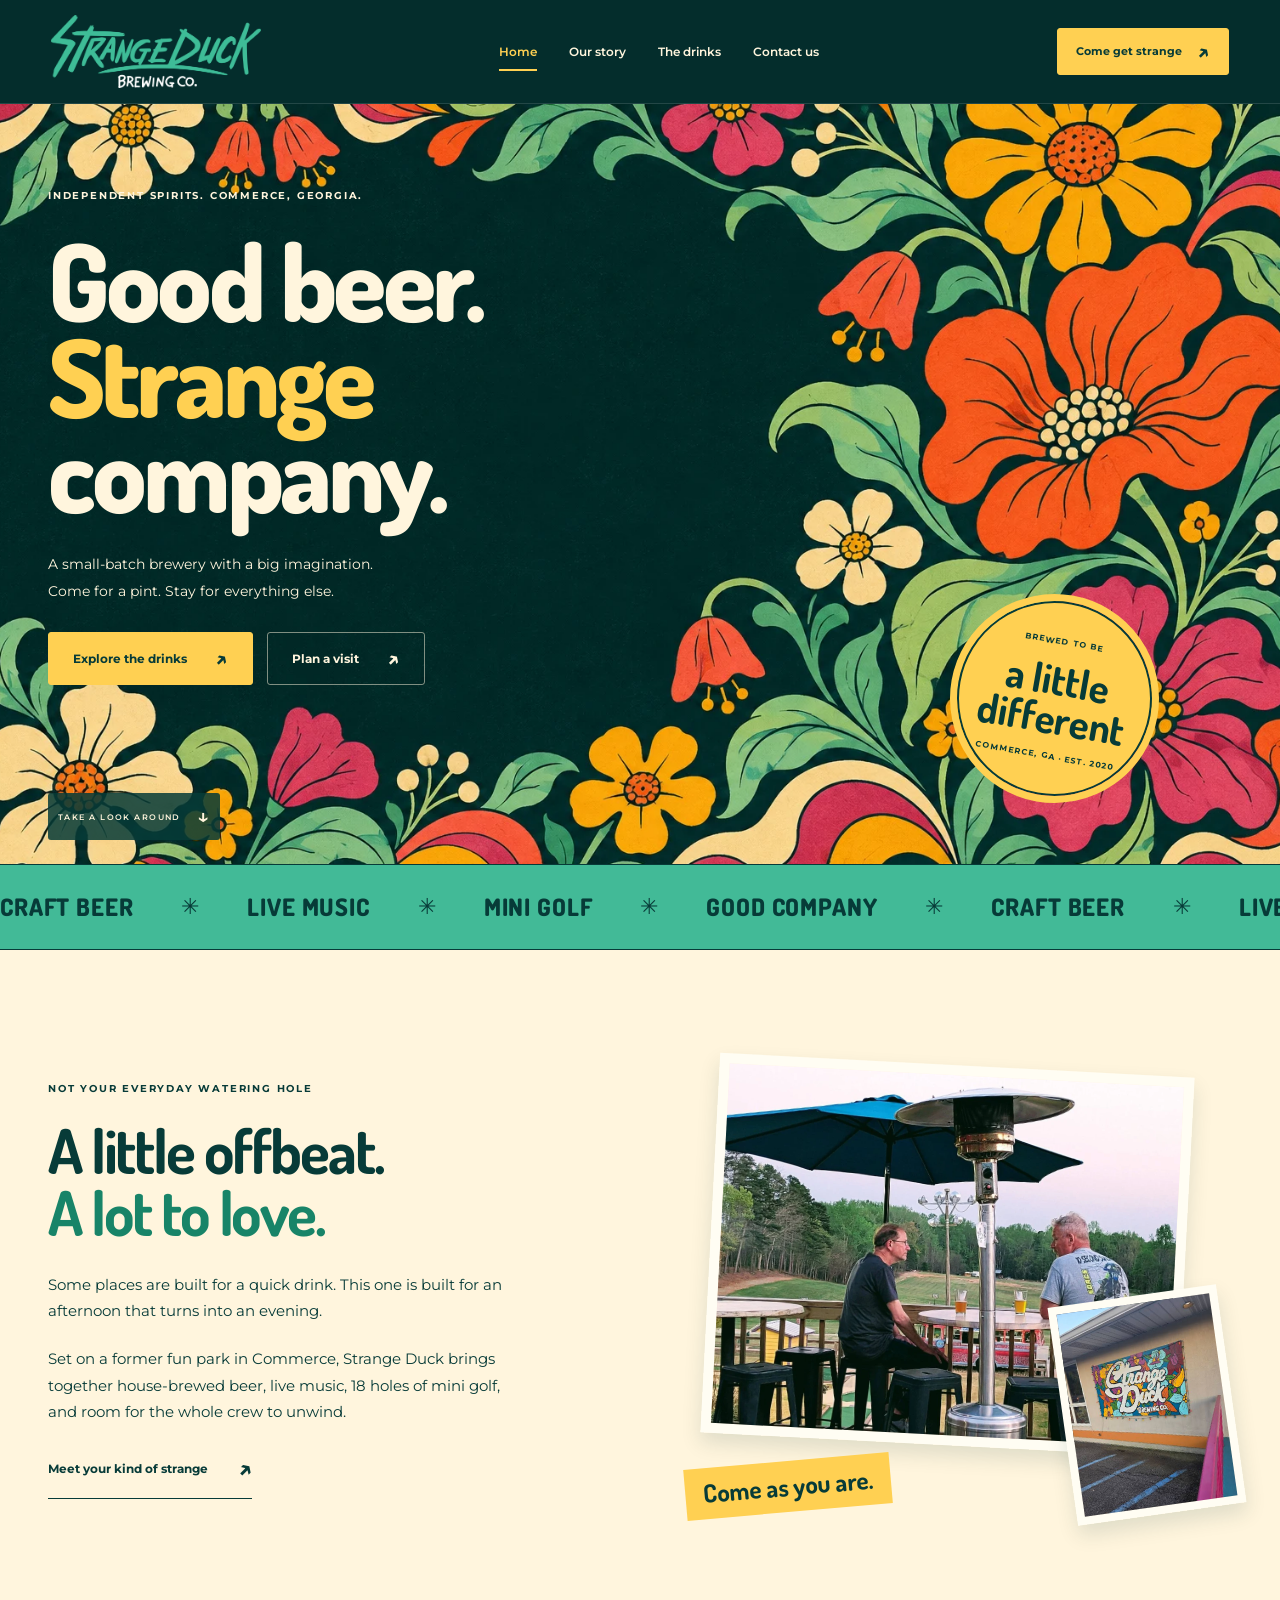
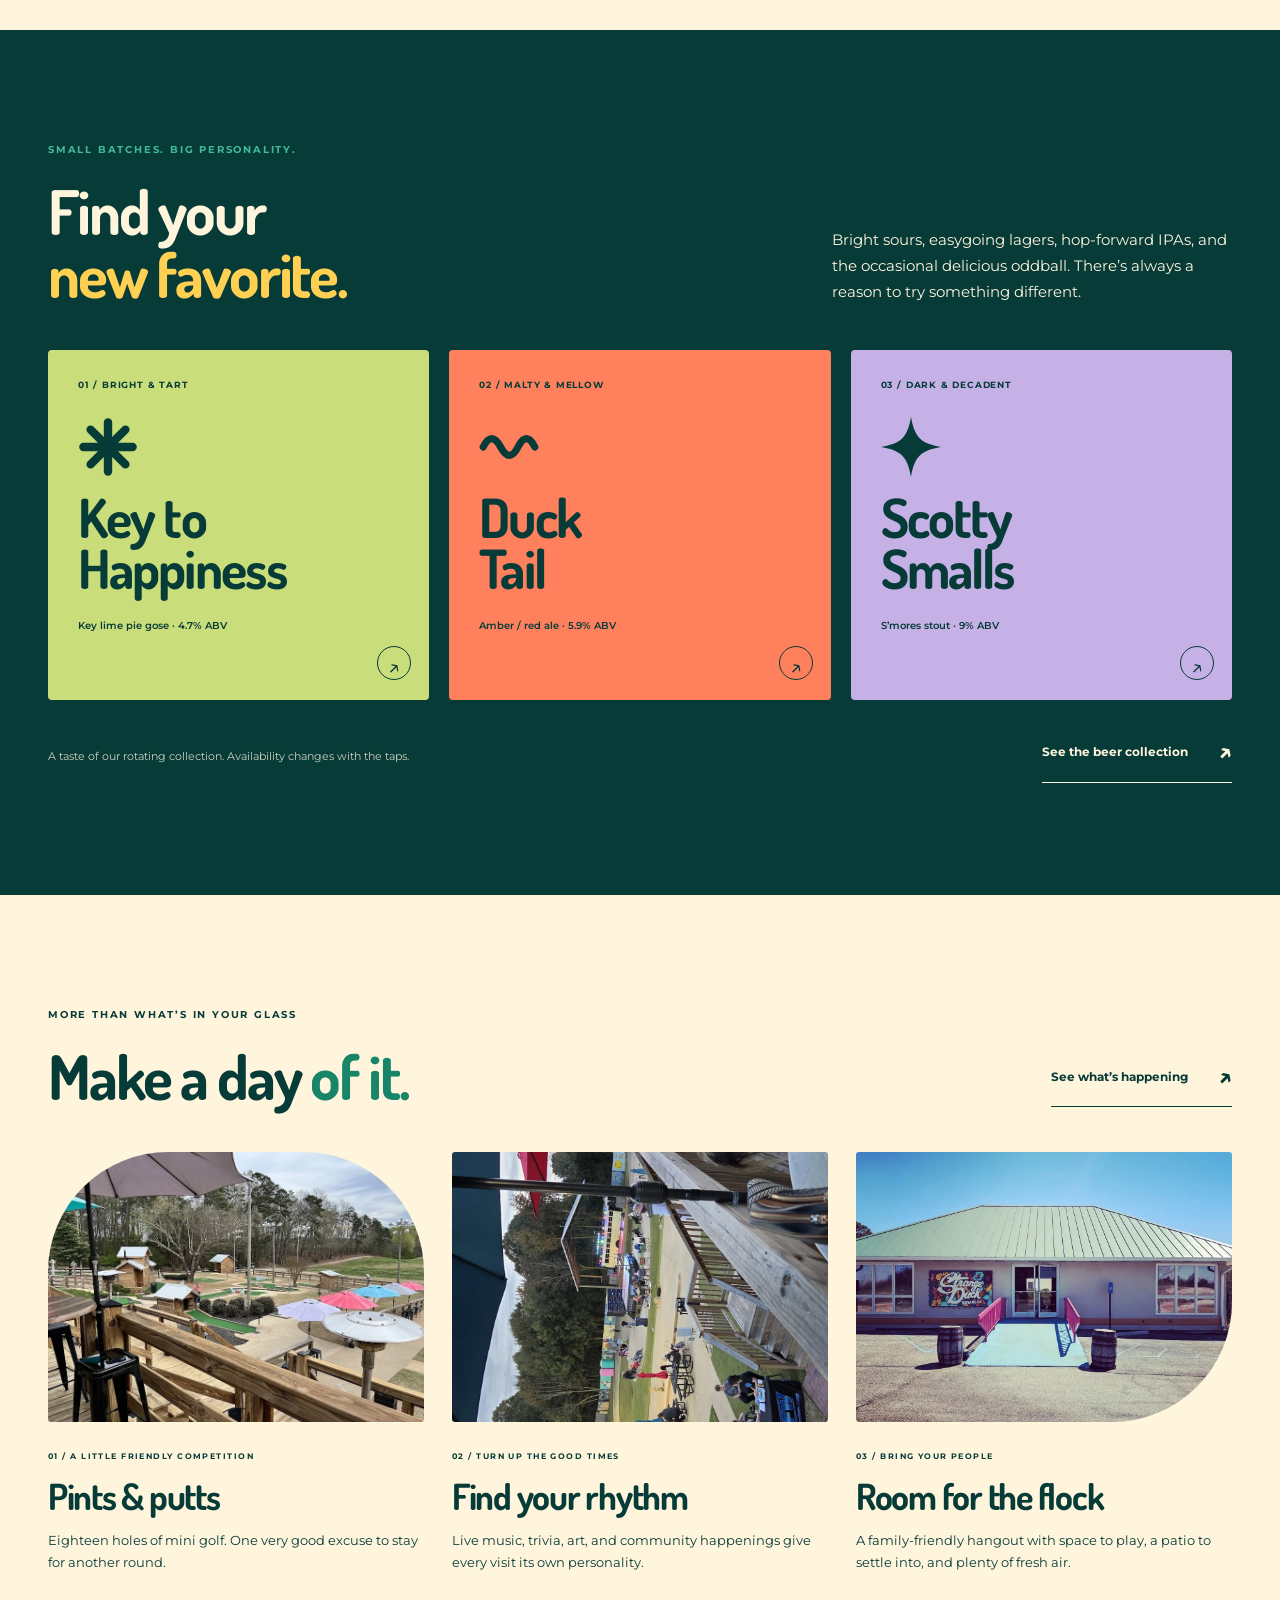
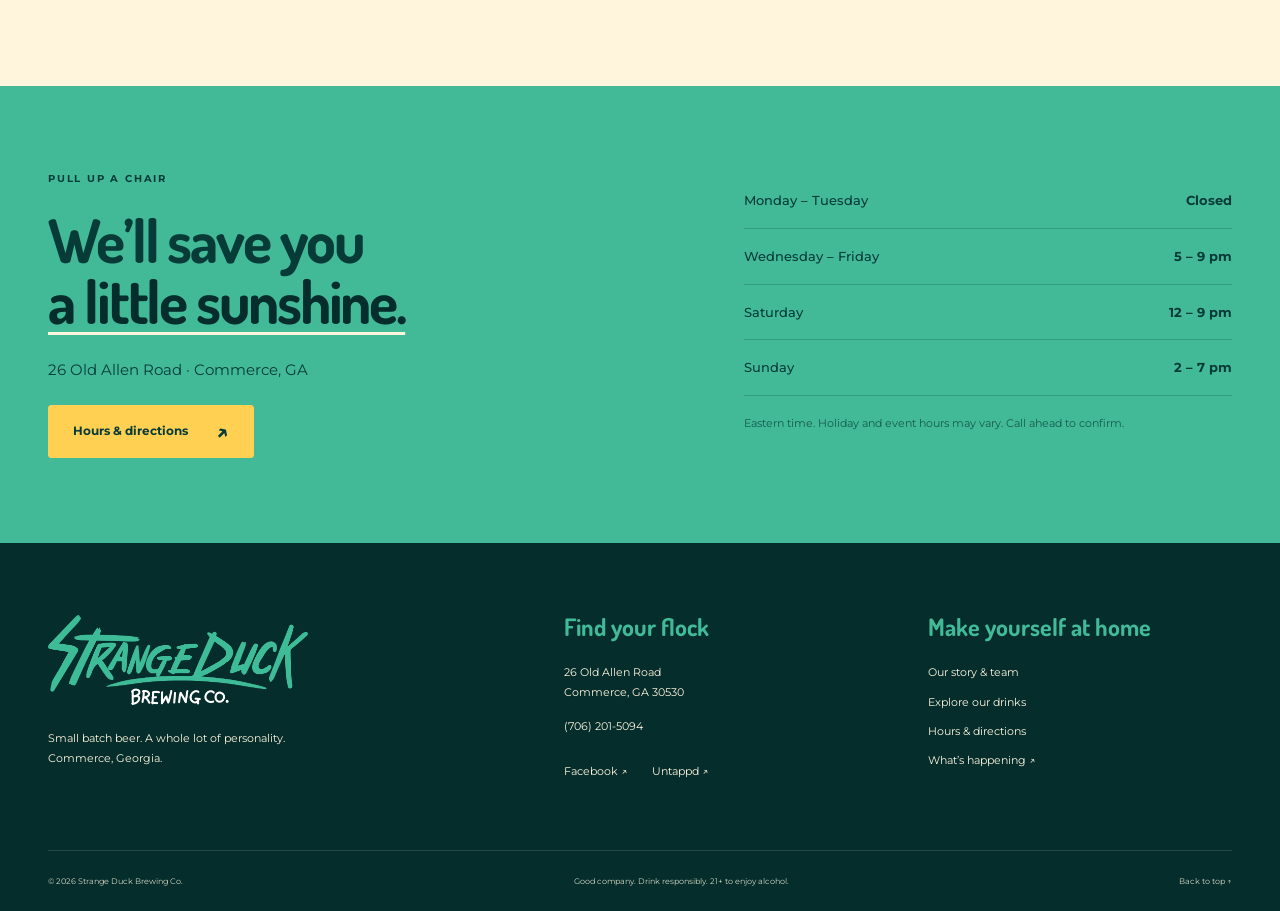
<file: index.html>
<!doctype html><html lang="en"><head><meta charset="utf-8"><meta name="viewport" content="width=device-width,initial-scale=1"><meta name="theme-color" content="#073b38"><title>Strange Duck Brewing Co. | Craft Beer & Good Company in Commerce, GA</title><meta name="description" content="Discover Strange Duck Brewing in Commerce, Georgia. Small-batch craft beer, live music, mini golf, and a family-friendly place to spend the afternoon."><meta property="og:type" content="website"><meta property="og:title" content="Strange Duck Brewing Co. | Craft Beer & Good Company in Commerce, GA"><meta property="og:description" content="Discover Strange Duck Brewing in Commerce, Georgia. Small-batch craft beer, live music, mini golf, and a family-friendly place to spend the afternoon."><meta property="og:image" content="assets/images/social-cover.jpg"><meta name="twitter:card" content="summary_large_image"><link rel="icon" href="assets/images/favicon.png"><link rel="stylesheet" href="assets/fonts/fonts.css"><link rel="stylesheet" href="assets/styles.css"><script src="assets/site.js" defer></script><script type="application/ld+json">{"@context": "https://schema.org", "@type": "Brewery", "name": "Strange Duck Brewing Co.", "telephone": "+1-706-201-5094", "address": {"@type": "PostalAddress", "streetAddress": "26 Old Allen Road", "addressLocality": "Commerce", "addressRegion": "GA", "postalCode": "30530", "addressCountry": "US"}, "sameAs": ["https://www.facebook.com/StrangeDuckBrewing", "https://untappd.com/StrangeDuckBrewing"], "openingHoursSpecification": [{"@type": "OpeningHoursSpecification", "dayOfWeek": ["Wednesday", "Thursday", "Friday"], "opens": "17:00", "closes": "21:00"}, {"@type": "OpeningHoursSpecification", "dayOfWeek": "Saturday", "opens": "12:00", "closes": "21:00"}, {"@type": "OpeningHoursSpecification", "dayOfWeek": "Sunday", "opens": "14:00", "closes": "19:00"}]}</script><noscript><style>@media(max-width:760px){.site-header{position:relative;height:auto;flex-wrap:wrap;padding-block:16px;gap:12px}.site-header nav{position:static;display:flex;flex-wrap:wrap;padding:0;gap:18px;box-shadow:none}.site-header nav a{font-size:12px}.menu-toggle{display:none}}</style></noscript></head><body id="top" class="page-home"><a class="skip-link" href="#main">Skip to content</a><header class="site-header"><a href="index.html" class="brand" aria-label="Strange Duck Brewing home"><img src="assets/images/logo.png" alt="Strange Duck Brewing Co." width="2374" height="828"></a><button class="menu-toggle" aria-expanded="false" aria-controls="navigation"><span>Menu</span><span class="menu-icon" aria-hidden="true">☰</span></button><nav id="navigation" aria-label="Main navigation"><a href="index.html" aria-current="page">Home</a><a href="about.html">Our story</a><a href="drinks.html">The drinks</a><a href="contact.html">Contact us</a></nav><a class="button button-small header-cta" href="contact.html">Come get strange<span aria-hidden="true">↗</span></a></header><main id="main"><section class="home-hero"><div class="hero-art" aria-hidden="true"></div><div class="hero-inner wrap"><p class="eyebrow">INDEPENDENT SPIRITS. COMMERCE, GEORGIA.</p><h1>Good beer.<br><span>Strange</span><br>company.</h1><p class="hero-copy">A small-batch brewery with a big imagination. <br>Come for a pint. Stay for everything else.</p><div class="button-row"><a class="button" href="drinks.html">Explore the drinks<span aria-hidden="true">↗</span></a><a class="button button-outline" href="contact.html">Plan a visit<span aria-hidden="true">↗</span></a></div></div><div class="hero-seal" aria-label="Beer, mini golf, live music"><span>BREWED TO BE</span><strong>a little<br>different</strong><span>COMMERCE, GA · EST. 2020</span></div><a class="scroll-cue" href="#welcome">TAKE A LOOK AROUND <span aria-hidden="true">↓</span></a></section>
<div class="ticker" aria-label="Craft beer, live music, mini golf, good company"><div><span>CRAFT BEER</span>✳<span>LIVE MUSIC</span>✳<span>MINI GOLF</span>✳<span>GOOD COMPANY</span>✳<span aria-hidden="true">CRAFT BEER</span>✳<span aria-hidden="true">LIVE MUSIC</span>✳</div></div>
<section id="welcome" class="section wrap split welcome"><div data-reveal><p class="eyebrow">NOT YOUR EVERYDAY WATERING HOLE</p><h2>A little offbeat.<br><em>A lot to love.</em></h2><p>Some places are built for a quick drink. This one is built for an afternoon that turns into an evening.</p><p>Set on a former fun park in Commerce, Strange Duck brings together house-brewed beer, live music, 18 holes of mini golf, and room for the whole crew to unwind.</p><a class="text-link" href="about.html">Meet your kind of strange<span aria-hidden="true">↗</span></a></div><div class="photo-stack" data-reveal><img class="photo-main" src="assets/images/patio.webp" alt="Friends gathered on the Strange Duck Brewing patio" loading="lazy" decoding="async" width="1200" height="900"><img class="photo-small" src="assets/images/sign.png" alt="Colorful floral Strange Duck Brewing sign" loading="lazy" decoding="async" width="1200" height="900"><span class="photo-note">Come as you are.</span></div></section>
<section class="section drinks-preview"><div class="wrap"><div class="section-heading" data-reveal><div><p class="eyebrow">SMALL BATCHES. BIG PERSONALITY.</p><h2>Find your<br><em>new favorite.</em></h2></div><p>Bright sours, easygoing lagers, hop-forward IPAs, and the occasional delicious oddball. There’s always a reason to try something different.</p></div><div class="feature-beers" data-reveal><a href="drinks.html#collection" class="feature-beer lime"><span class="beer-number">01 / BRIGHT &amp; TART</span><svg class="beer-symbol decorative-symbol" viewBox="0 0 100 100" aria-hidden="true" focusable="false"><g fill="currentColor"><rect x="43" y="2" width="14" height="50" rx="7" transform="rotate(0 50 50)"/><rect x="43" y="2" width="14" height="50" rx="7" transform="rotate(45 50 50)"/><rect x="43" y="2" width="14" height="50" rx="7" transform="rotate(90 50 50)"/><rect x="43" y="2" width="14" height="50" rx="7" transform="rotate(135 50 50)"/><rect x="43" y="2" width="14" height="50" rx="7" transform="rotate(180 50 50)"/><rect x="43" y="2" width="14" height="50" rx="7" transform="rotate(225 50 50)"/><rect x="43" y="2" width="14" height="50" rx="7" transform="rotate(270 50 50)"/><rect x="43" y="2" width="14" height="50" rx="7" transform="rotate(315 50 50)"/></g></svg><h3>Key to<br>Happiness</h3><p>Key lime pie gose · 4.7% ABV</p><span class="circle-arrow" aria-hidden="true">↗</span></a><a href="drinks.html#collection" class="feature-beer coral"><span class="beer-number">02 / MALTY &amp; MELLOW</span><svg class="beer-symbol decorative-symbol" viewBox="0 0 100 100" aria-hidden="true" focusable="false"><path fill="none" stroke="currentColor" stroke-width="12" stroke-linecap="round" d="M7 50Q21 22 36 50T65 50T93 50"/></svg><h3>Duck<br>Tail</h3><p>Amber / red ale · 5.9% ABV</p><span class="circle-arrow" aria-hidden="true">↗</span></a><a href="drinks.html#collection" class="feature-beer lilac"><span class="beer-number">03 / DARK &amp; DECADENT</span><svg class="beer-symbol decorative-symbol" viewBox="0 0 100 100" aria-hidden="true" focusable="false"><path fill="currentColor" d="M50 0C56 34 66 44 100 50 66 56 56 66 50 100 44 66 34 56 0 50 34 44 44 34 50 0Z"/></svg><h3>Scotty<br>Smalls</h3><p>S’mores stout · 9% ABV</p><span class="circle-arrow" aria-hidden="true">↗</span></a></div><div class="section-foot"><p class="small">A taste of our rotating collection. Availability changes with the taps.</p><a class="text-link" href="drinks.html">See the beer collection<span aria-hidden="true">↗</span></a></div></div></section>
<section class="section wrap hangout"><div class="section-heading" data-reveal><div><p class="eyebrow">MORE THAN WHAT’S IN YOUR GLASS</p><h2>Make a day <em>of it.</em></h2></div><a class="text-link" href="https://www.facebook.com/StrangeDuckBrewing/events" target="_blank" rel="noopener noreferrer">See what’s happening <span>↗</span></a></div><div class="hangout-grid"><article data-reveal><img class="" src="assets/images/golf.webp" alt="Mini golf at Strange Duck Brewing" loading="lazy" decoding="async" width="1200" height="900"><span class="eyebrow">01 / A LITTLE FRIENDLY COMPETITION</span><h3>Pints &amp; putts</h3><p>Eighteen holes of mini golf. One very good excuse to stay for another round.</p></article><article data-reveal><img class="" src="assets/images/music.webp" alt="Outdoor gathering space and stage at Strange Duck Brewing" loading="lazy" decoding="async" width="1200" height="900"><span class="eyebrow">02 / TURN UP THE GOOD TIMES</span><h3>Find your rhythm</h3><p>Live music, trivia, art, and community happenings give every visit its own personality.</p></article><article data-reveal><img class="" src="assets/images/venue.webp" alt="The colorful entrance at Strange Duck Brewing" loading="lazy" decoding="async" width="1200" height="900"><span class="eyebrow">03 / BRING YOUR PEOPLE</span><h3>Room for the flock</h3><p>A family-friendly hangout with space to play, a patio to settle into, and plenty of fresh air.</p></article></div></section>
<section class="visit-strip"><div class="wrap"><div data-reveal><p class="eyebrow">PULL UP A CHAIR</p><h2>We’ll save you<br><em>a little sunshine.</em></h2><p>26 Old Allen Road · Commerce, GA</p><a class="button" href="contact.html">Hours & directions<span aria-hidden="true">↗</span></a></div><div data-reveal><dl class="hours"><div><dt>Monday – Tuesday</dt><dd>Closed</dd></div><div><dt>Wednesday – Friday</dt><dd>5 – 9 pm</dd></div><div><dt>Saturday</dt><dd>12 – 9 pm</dd></div><div><dt>Sunday</dt><dd>2 – 7 pm</dd></div></dl><p class="small muted">Eastern time. Holiday and event hours may vary. Call ahead to confirm.</p></div></div></section></main><footer class="site-footer"><div class="footer-top wrap"><div><a href="index.html" class="footer-logo"><img src="assets/images/logo.png" width="2374" height="828" alt="Strange Duck Brewing Co."></a><p>Small batch beer. A whole lot of personality.<br>Commerce, Georgia.</p></div><div><h2>Find your flock</h2><address>26 Old Allen Road<br>Commerce, GA 30530</address><a href="tel:+17062015094">(706) 201-5094</a><div class="socials"><a href="https://www.facebook.com/StrangeDuckBrewing" target="_blank" rel="noopener noreferrer">Facebook ↗</a><a href="https://untappd.com/StrangeDuckBrewing/beer" target="_blank" rel="noopener noreferrer">Untappd ↗</a></div></div><div><h2>Make yourself at home</h2><a href="about.html">Our story &amp; team</a><a href="drinks.html">Explore our drinks</a><a href="contact.html">Hours &amp; directions</a><a href="https://www.facebook.com/StrangeDuckBrewing/events" target="_blank" rel="noopener noreferrer">What’s happening ↗</a></div></div><div class="footer-bottom wrap"><span>© <span data-year>2026</span> Strange Duck Brewing Co.</span><span>Good company. Drink responsibly. 21+ to enjoy alcohol.</span><a href="#top">Back to top ↑</a></div></footer></body></html>
</file>
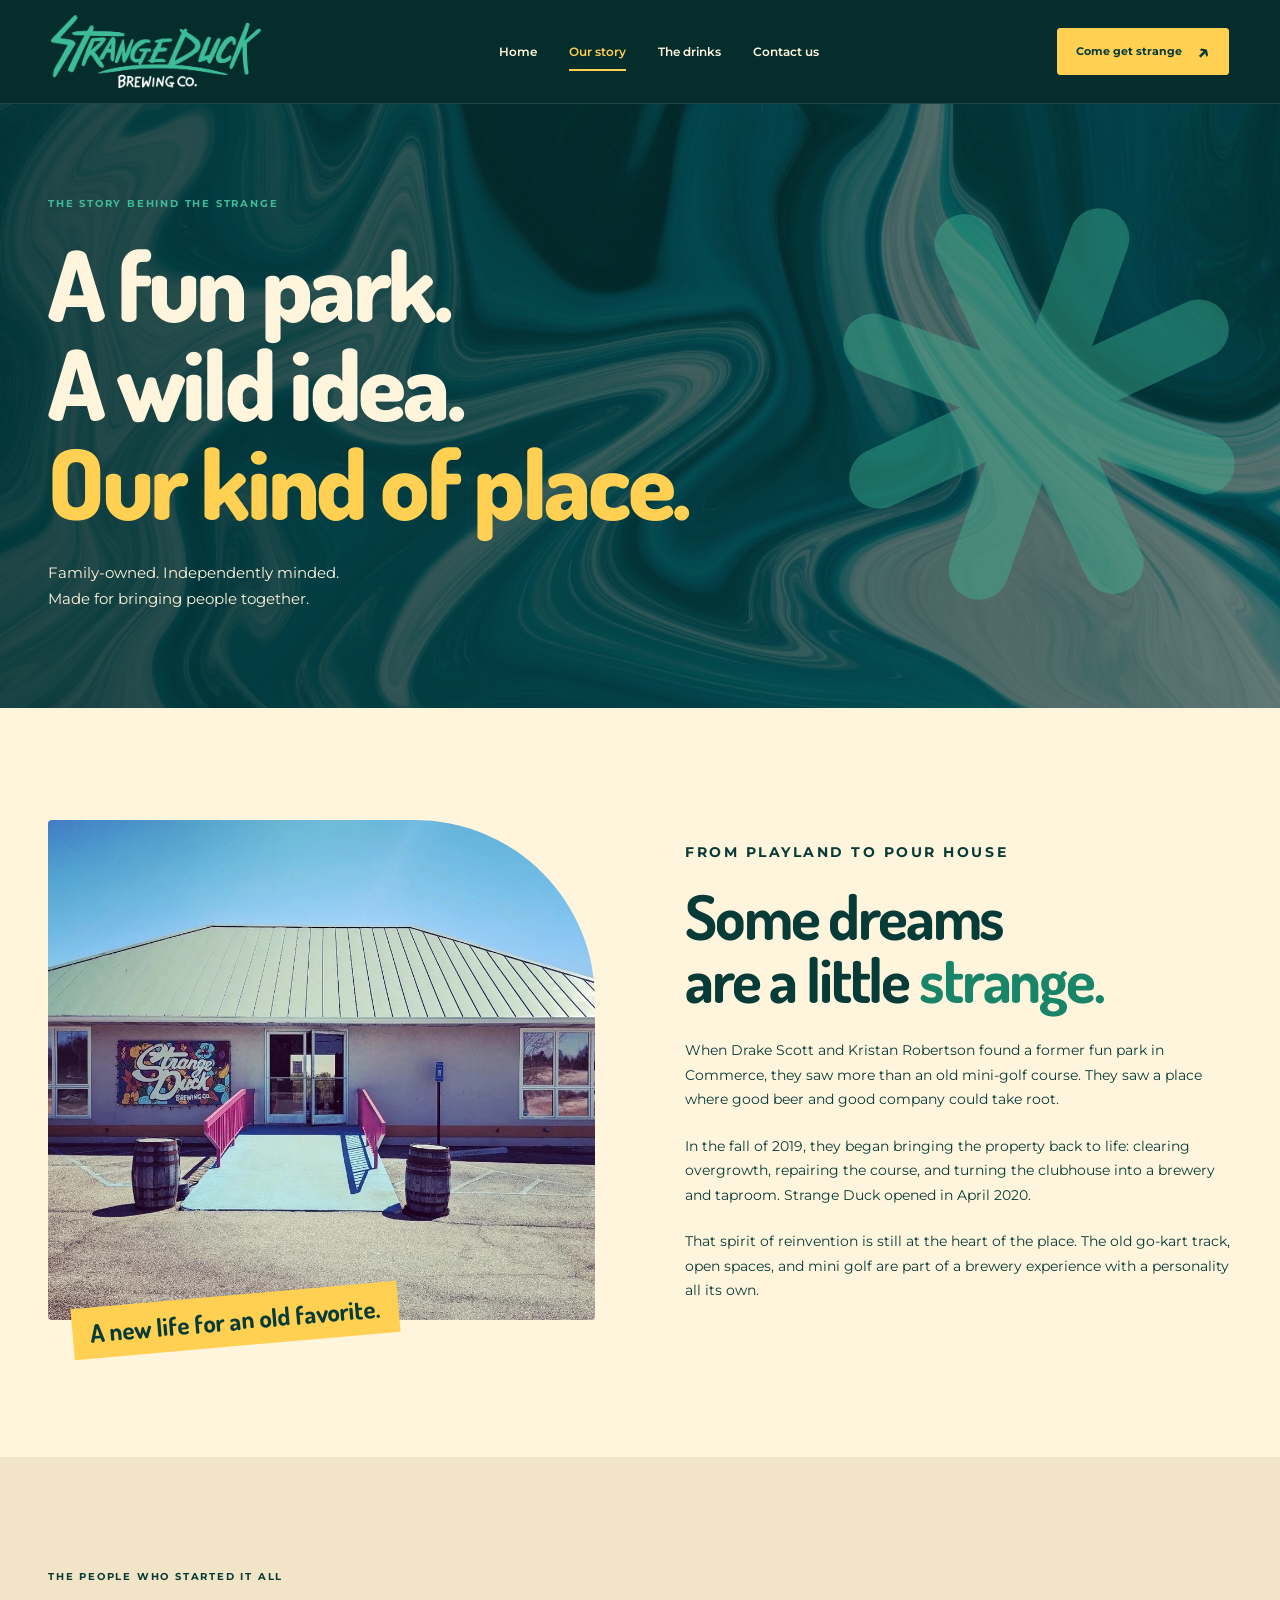
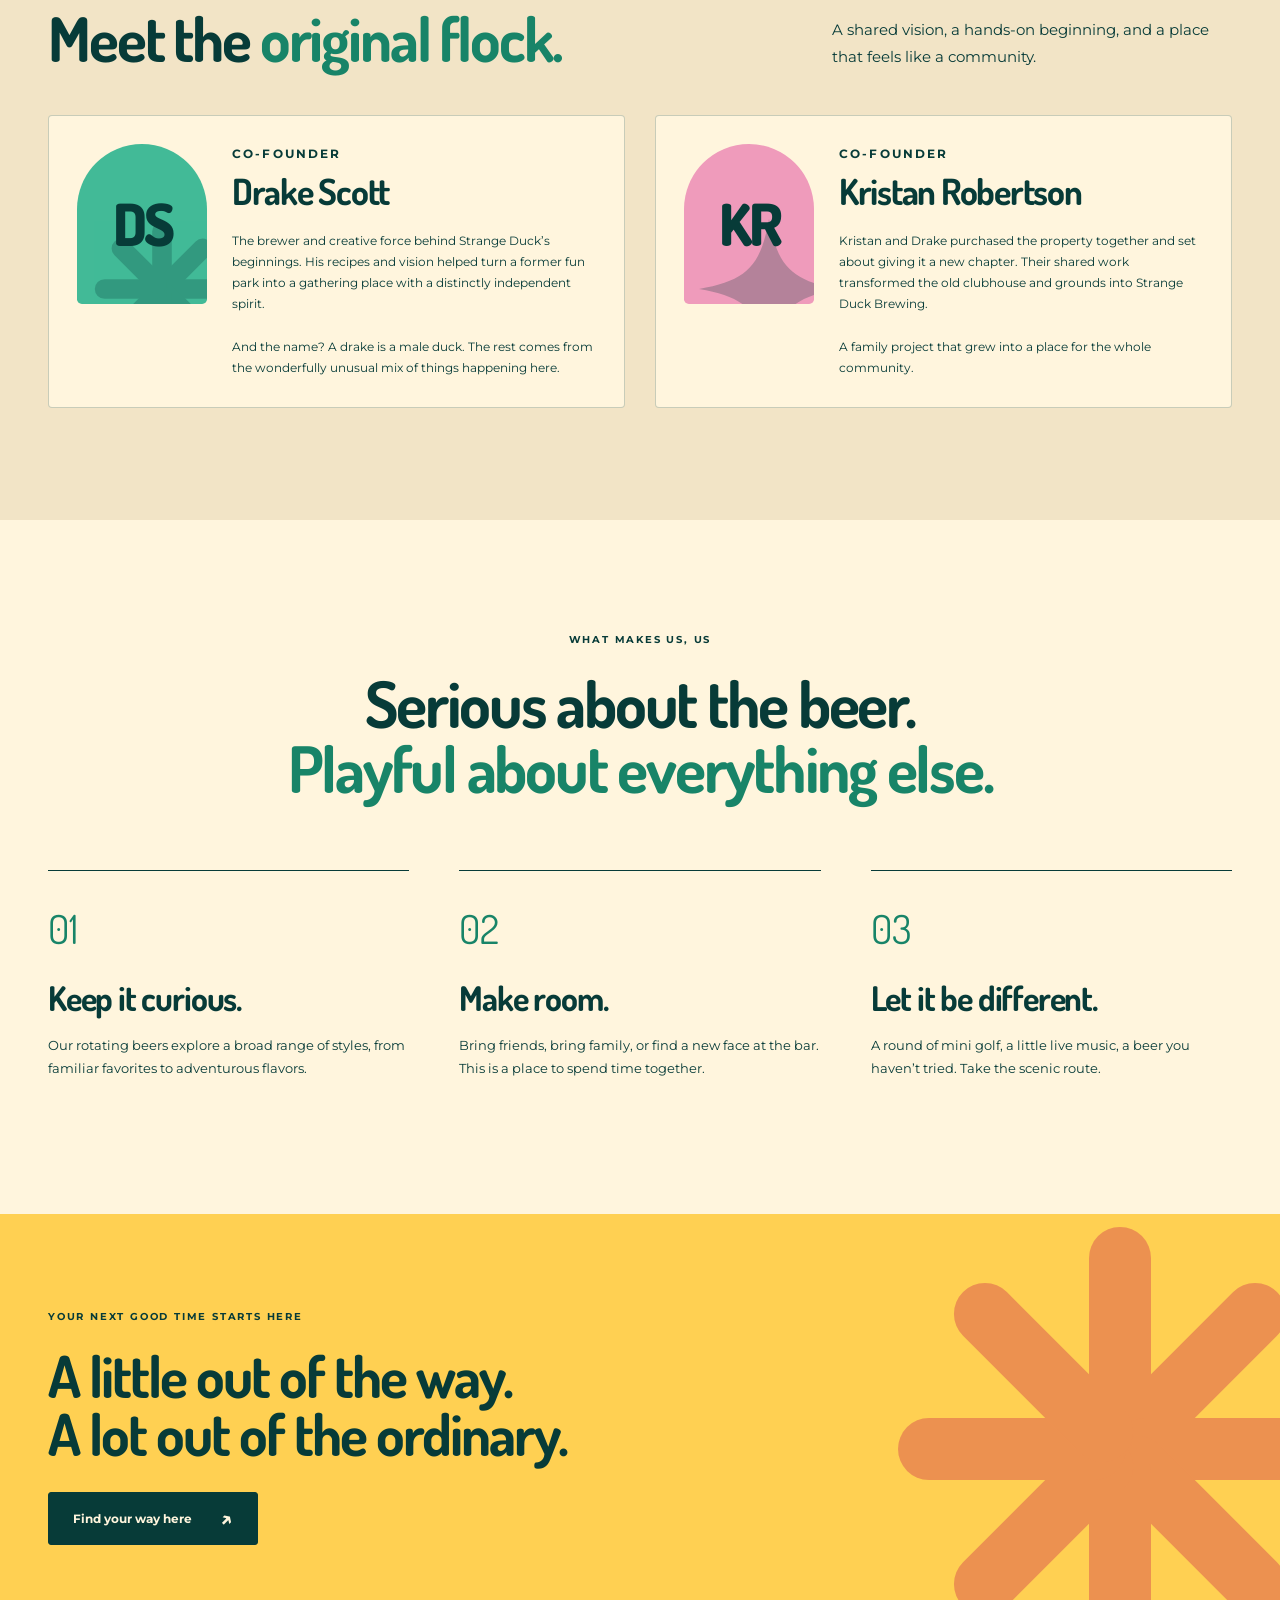
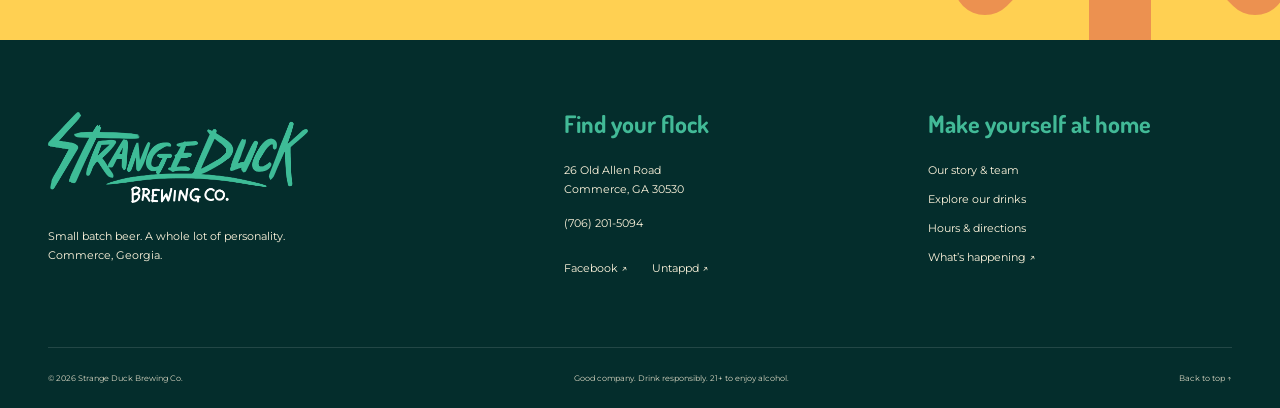
<file: about.html>
<!doctype html><html lang="en"><head><meta charset="utf-8"><meta name="viewport" content="width=device-width,initial-scale=1"><meta name="theme-color" content="#073b38"><title>Our Story & Team | Strange Duck Brewing Co.</title><meta name="description" content="Meet founders Drake Scott and Kristan Robertson and discover how a former Commerce fun park became Strange Duck Brewing."><meta property="og:type" content="website"><meta property="og:title" content="Our Story & Team | Strange Duck Brewing Co."><meta property="og:description" content="Meet founders Drake Scott and Kristan Robertson and discover how a former Commerce fun park became Strange Duck Brewing."><meta property="og:image" content="assets/images/social-cover.jpg"><meta name="twitter:card" content="summary_large_image"><link rel="icon" href="assets/images/favicon.png"><link rel="stylesheet" href="assets/fonts/fonts.css"><link rel="stylesheet" href="assets/styles.css"><script src="assets/site.js" defer></script><script type="application/ld+json">{"@context": "https://schema.org", "@type": "Brewery", "name": "Strange Duck Brewing Co.", "telephone": "+1-706-201-5094", "address": {"@type": "PostalAddress", "streetAddress": "26 Old Allen Road", "addressLocality": "Commerce", "addressRegion": "GA", "postalCode": "30530", "addressCountry": "US"}, "sameAs": ["https://www.facebook.com/StrangeDuckBrewing", "https://untappd.com/StrangeDuckBrewing"], "openingHoursSpecification": [{"@type": "OpeningHoursSpecification", "dayOfWeek": ["Wednesday", "Thursday", "Friday"], "opens": "17:00", "closes": "21:00"}, {"@type": "OpeningHoursSpecification", "dayOfWeek": "Saturday", "opens": "12:00", "closes": "21:00"}, {"@type": "OpeningHoursSpecification", "dayOfWeek": "Sunday", "opens": "14:00", "closes": "19:00"}]}</script><noscript><style>@media(max-width:760px){.site-header{position:relative;height:auto;flex-wrap:wrap;padding-block:16px;gap:12px}.site-header nav{position:static;display:flex;flex-wrap:wrap;padding:0;gap:18px;box-shadow:none}.site-header nav a{font-size:12px}.menu-toggle{display:none}}</style></noscript></head><body id="top" class="page-about"><a class="skip-link" href="#main">Skip to content</a><header class="site-header"><a href="index.html" class="brand" aria-label="Strange Duck Brewing home"><img src="assets/images/logo.png" alt="Strange Duck Brewing Co." width="2374" height="828"></a><button class="menu-toggle" aria-expanded="false" aria-controls="navigation"><span>Menu</span><span class="menu-icon" aria-hidden="true">☰</span></button><nav id="navigation" aria-label="Main navigation"><a href="index.html">Home</a><a href="about.html" aria-current="page">Our story</a><a href="drinks.html">The drinks</a><a href="contact.html">Contact us</a></nav><a class="button button-small header-cta" href="contact.html">Come get strange<span aria-hidden="true">↗</span></a></header><main id="main"><section class="page-hero marble"><div class="wrap" data-reveal><p class="eyebrow">THE STORY BEHIND THE STRANGE</p><h1>A fun park.<br>A wild idea.<br><em>Our kind of place.</em></h1><p>Family-owned. Independently minded.<br>Made for bringing people together.</p></div><svg class="hero-flower decorative-symbol" viewBox="0 0 100 100" aria-hidden="true" focusable="false"><g fill="currentColor"><rect x="43" y="2" width="14" height="50" rx="7" transform="rotate(0 50 50)"/><rect x="43" y="2" width="14" height="50" rx="7" transform="rotate(45 50 50)"/><rect x="43" y="2" width="14" height="50" rx="7" transform="rotate(90 50 50)"/><rect x="43" y="2" width="14" height="50" rx="7" transform="rotate(135 50 50)"/><rect x="43" y="2" width="14" height="50" rx="7" transform="rotate(180 50 50)"/><rect x="43" y="2" width="14" height="50" rx="7" transform="rotate(225 50 50)"/><rect x="43" y="2" width="14" height="50" rx="7" transform="rotate(270 50 50)"/><rect x="43" y="2" width="14" height="50" rx="7" transform="rotate(315 50 50)"/></g></svg></section>
<section class="section wrap split story"><div class="story-photo" data-reveal><img class="" src="assets/images/venue.webp" alt="Strange Duck Brewing’s colorful entrance and floral sign" loading="lazy" decoding="async" width="1200" height="900"><span class="photo-note">A new life for an old favorite.</span></div><div data-reveal><p class="eyebrow">FROM PLAYLAND TO POUR HOUSE</p><h2>Some dreams<br>are a little <em>strange.</em></h2><p>When Drake Scott and Kristan Robertson found a former fun park in Commerce, they saw more than an old mini-golf course. They saw a place where good beer and good company could take root.</p><p>In the fall of 2019, they began bringing the property back to life: clearing overgrowth, repairing the course, and turning the clubhouse into a brewery and taproom. Strange Duck opened in April 2020.</p><p>That spirit of reinvention is still at the heart of the place. The old go-kart track, open spaces, and mini golf are part of a brewery experience with a personality all its own.</p></div></section>
<section class="team-section section"><div class="wrap"><div class="section-heading" data-reveal><div><p class="eyebrow">THE PEOPLE WHO STARTED IT ALL</p><h2>Meet the <em>original flock.</em></h2></div><p>A shared vision, a hands-on beginning, and a place that feels like a community.</p></div><div class="team-grid"><article class="team-card" data-reveal><div class="team-graphic mint" aria-hidden="true"><span>DS</span><svg class="team-spark decorative-symbol" viewBox="0 0 100 100" aria-hidden="true" focusable="false"><g fill="currentColor"><rect x="43" y="2" width="14" height="50" rx="7" transform="rotate(0 50 50)"/><rect x="43" y="2" width="14" height="50" rx="7" transform="rotate(45 50 50)"/><rect x="43" y="2" width="14" height="50" rx="7" transform="rotate(90 50 50)"/><rect x="43" y="2" width="14" height="50" rx="7" transform="rotate(135 50 50)"/><rect x="43" y="2" width="14" height="50" rx="7" transform="rotate(180 50 50)"/><rect x="43" y="2" width="14" height="50" rx="7" transform="rotate(225 50 50)"/><rect x="43" y="2" width="14" height="50" rx="7" transform="rotate(270 50 50)"/><rect x="43" y="2" width="14" height="50" rx="7" transform="rotate(315 50 50)"/></g></svg></div><div class="team-copy"><p class="eyebrow">CO-FOUNDER</p><h3>Drake Scott</h3><p>The brewer and creative force behind Strange Duck’s beginnings. His recipes and vision helped turn a former fun park into a gathering place with a distinctly independent spirit.</p><p class="small">And the name? A drake is a male duck. The rest comes from the wonderfully unusual mix of things happening here.</p></div></article><article class="team-card" data-reveal><div class="team-graphic pink" aria-hidden="true"><span>KR</span><svg class="team-spark decorative-symbol" viewBox="0 0 100 100" aria-hidden="true" focusable="false"><path fill="currentColor" d="M50 0C56 34 66 44 100 50 66 56 56 66 50 100 44 66 34 56 0 50 34 44 44 34 50 0Z"/></svg></div><div class="team-copy"><p class="eyebrow">CO-FOUNDER</p><h3>Kristan Robertson</h3><p>Kristan and Drake purchased the property together and set about giving it a new chapter. Their shared work transformed the old clubhouse and grounds into Strange Duck Brewing.</p><p class="small">A family project that grew into a place for the whole community.</p></div></article></div></div></section>
<section class="section wrap philosophy"><p class="eyebrow" data-reveal>WHAT MAKES US, US</p><h2 data-reveal>Serious about the beer.<br><em>Playful about everything else.</em></h2><div class="values"><article data-reveal><span>01</span><h3>Keep it curious.</h3><p>Our rotating beers explore a broad range of styles, from familiar favorites to adventurous flavors.</p></article><article data-reveal><span>02</span><h3>Make room.</h3><p>Bring friends, bring family, or find a new face at the bar. This is a place to spend time together.</p></article><article data-reveal><span>03</span><h3>Let it be different.</h3><p>A round of mini golf, a little live music, a beer you haven’t tried. Take the scenic route.</p></article></div></section><section class="visit-cta"><div class="wrap" data-reveal><p class="eyebrow">YOUR NEXT GOOD TIME STARTS HERE</p><h2>A little out of the way.<br><em>A lot out of the ordinary.</em></h2><a class="button" href="contact.html">Find your way here<span aria-hidden="true">↗</span></a></div><span class="giant-asterisk" aria-hidden="true">✳</span></section></main><footer class="site-footer"><div class="footer-top wrap"><div><a href="index.html" class="footer-logo"><img src="assets/images/logo.png" width="2374" height="828" alt="Strange Duck Brewing Co."></a><p>Small batch beer. A whole lot of personality.<br>Commerce, Georgia.</p></div><div><h2>Find your flock</h2><address>26 Old Allen Road<br>Commerce, GA 30530</address><a href="tel:+17062015094">(706) 201-5094</a><div class="socials"><a href="https://www.facebook.com/StrangeDuckBrewing" target="_blank" rel="noopener noreferrer">Facebook ↗</a><a href="https://untappd.com/StrangeDuckBrewing/beer" target="_blank" rel="noopener noreferrer">Untappd ↗</a></div></div><div><h2>Make yourself at home</h2><a href="about.html">Our story &amp; team</a><a href="drinks.html">Explore our drinks</a><a href="contact.html">Hours &amp; directions</a><a href="https://www.facebook.com/StrangeDuckBrewing/events" target="_blank" rel="noopener noreferrer">What’s happening ↗</a></div></div><div class="footer-bottom wrap"><span>© <span data-year>2026</span> Strange Duck Brewing Co.</span><span>Good company. Drink responsibly. 21+ to enjoy alcohol.</span><a href="#top">Back to top ↑</a></div></footer></body></html>
</file>
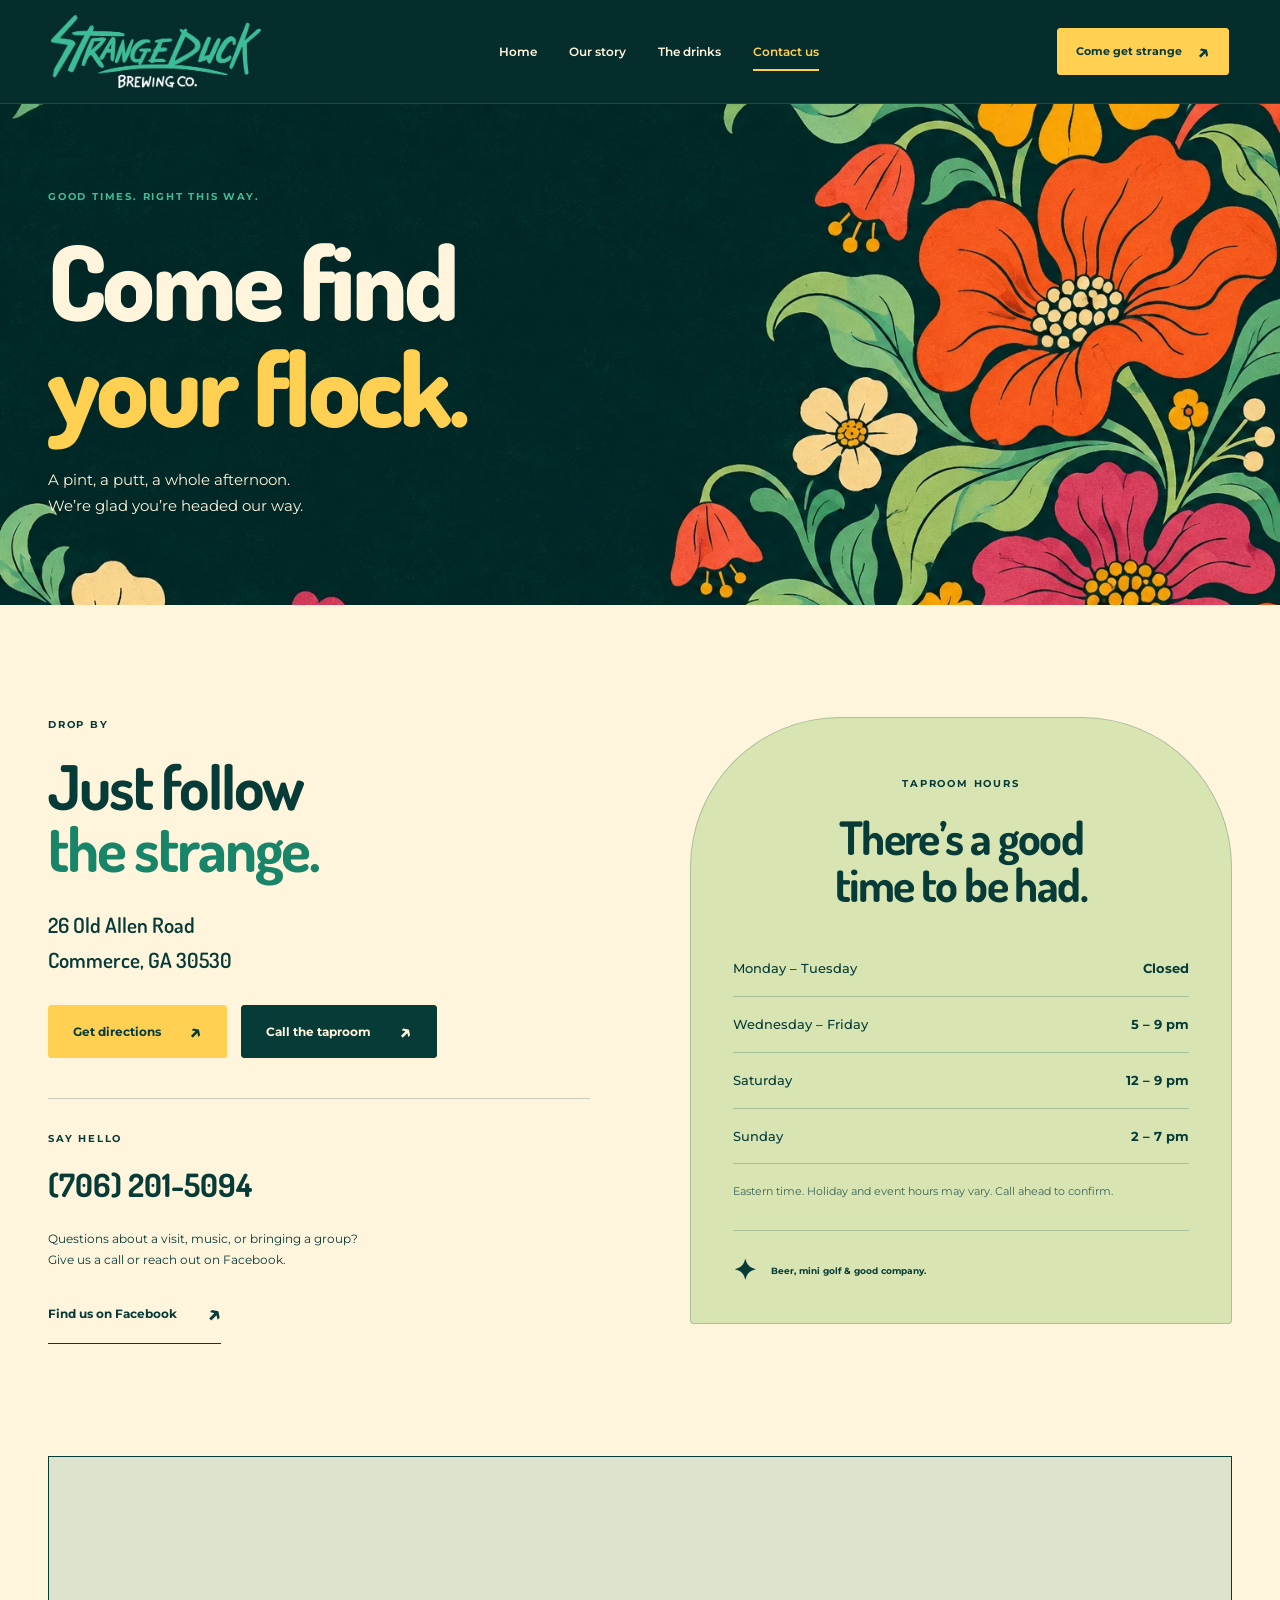
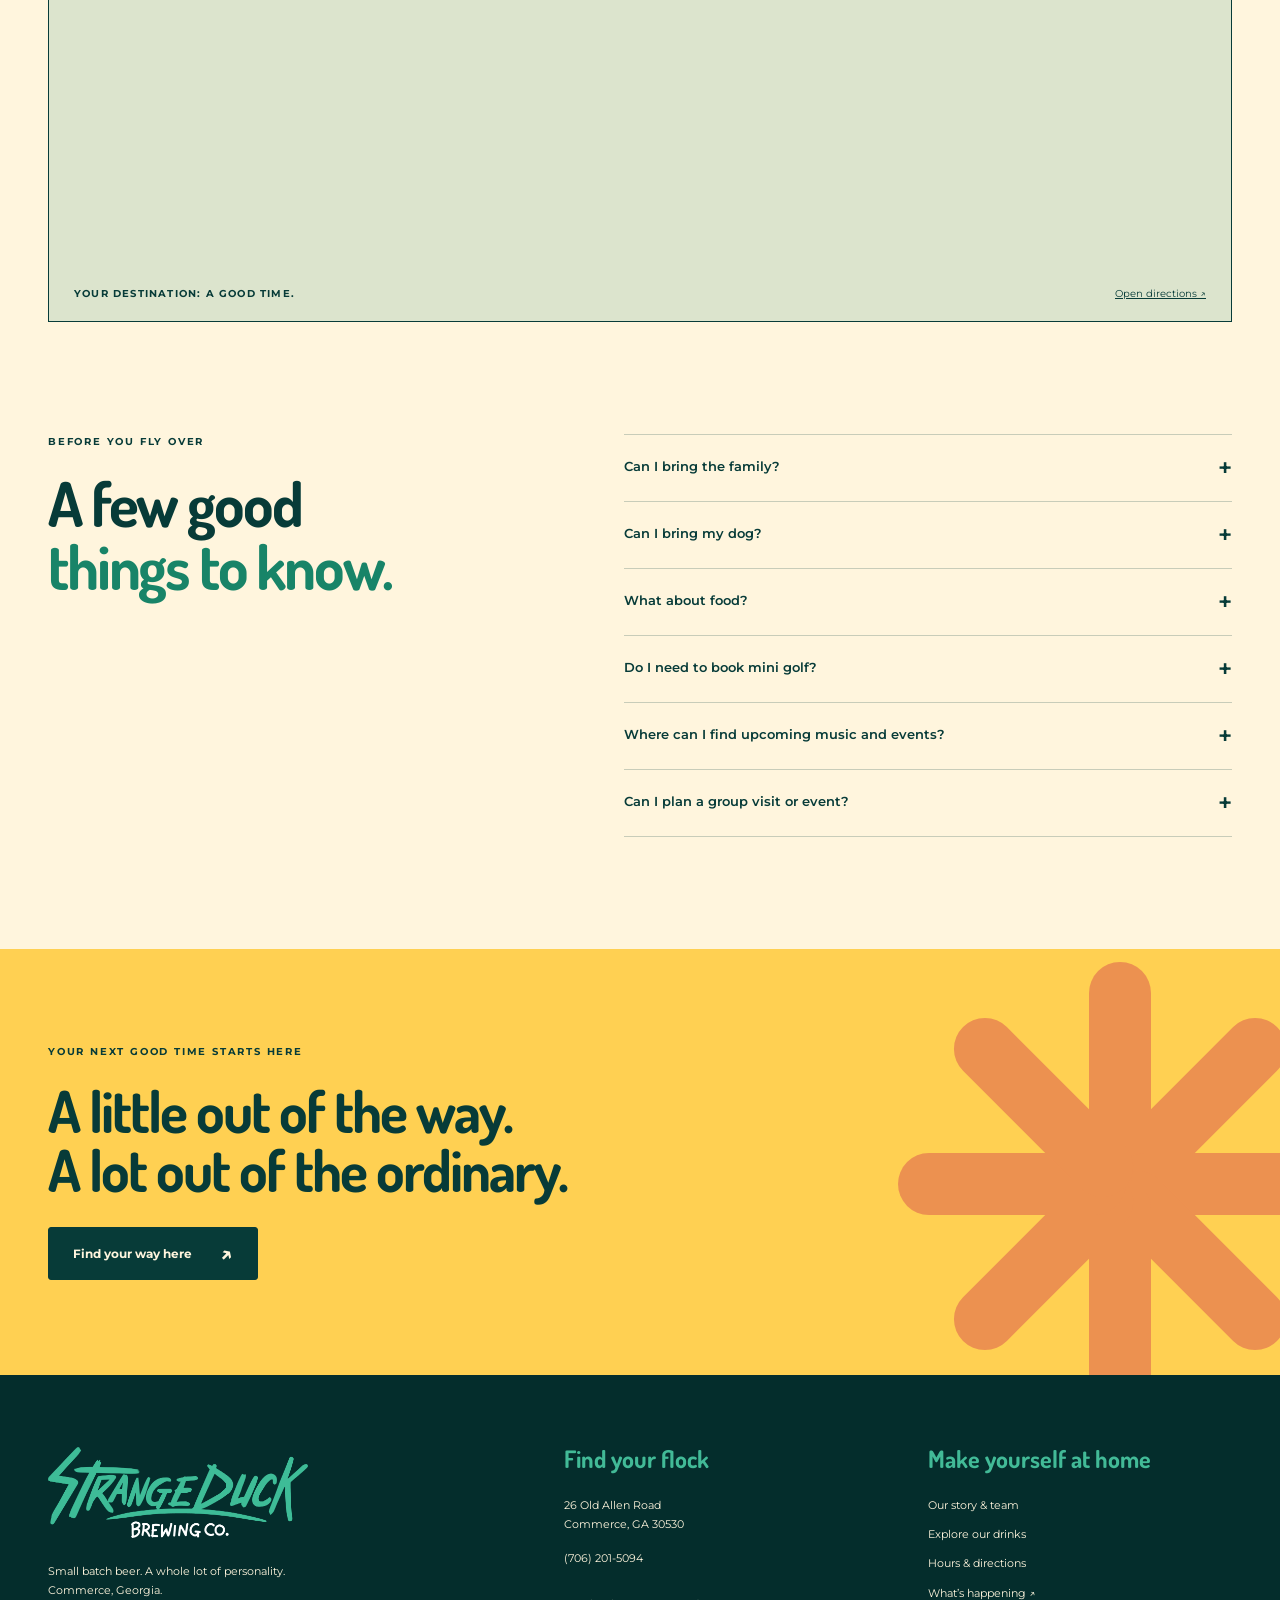
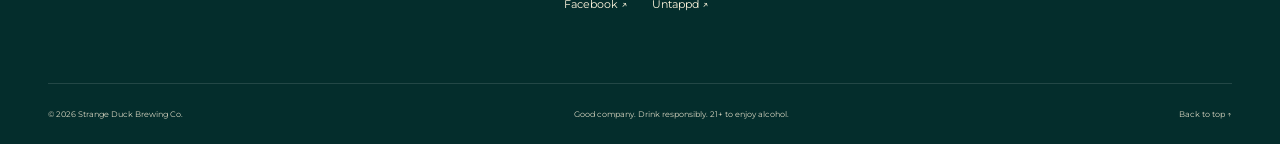
<file: contact.html>
<!doctype html><html lang="en"><head><meta charset="utf-8"><meta name="viewport" content="width=device-width,initial-scale=1"><meta name="theme-color" content="#073b38"><title>Contact & Hours | Strange Duck Brewing Co., Commerce GA</title><meta name="description" content="Visit Strange Duck Brewing at 26 Old Allen Road in Commerce, Georgia. Find taproom hours, directions, FAQs, and call (706) 201-5094."><meta property="og:type" content="website"><meta property="og:title" content="Contact & Hours | Strange Duck Brewing Co., Commerce GA"><meta property="og:description" content="Visit Strange Duck Brewing at 26 Old Allen Road in Commerce, Georgia. Find taproom hours, directions, FAQs, and call (706) 201-5094."><meta property="og:image" content="assets/images/social-cover.jpg"><meta name="twitter:card" content="summary_large_image"><link rel="icon" href="assets/images/favicon.png"><link rel="stylesheet" href="assets/fonts/fonts.css"><link rel="stylesheet" href="assets/styles.css"><script src="assets/site.js" defer></script><script type="application/ld+json">{"@context": "https://schema.org", "@type": "Brewery", "name": "Strange Duck Brewing Co.", "telephone": "+1-706-201-5094", "address": {"@type": "PostalAddress", "streetAddress": "26 Old Allen Road", "addressLocality": "Commerce", "addressRegion": "GA", "postalCode": "30530", "addressCountry": "US"}, "sameAs": ["https://www.facebook.com/StrangeDuckBrewing", "https://untappd.com/StrangeDuckBrewing"], "openingHoursSpecification": [{"@type": "OpeningHoursSpecification", "dayOfWeek": ["Wednesday", "Thursday", "Friday"], "opens": "17:00", "closes": "21:00"}, {"@type": "OpeningHoursSpecification", "dayOfWeek": "Saturday", "opens": "12:00", "closes": "21:00"}, {"@type": "OpeningHoursSpecification", "dayOfWeek": "Sunday", "opens": "14:00", "closes": "19:00"}]}</script><noscript><style>@media(max-width:760px){.site-header{position:relative;height:auto;flex-wrap:wrap;padding-block:16px;gap:12px}.site-header nav{position:static;display:flex;flex-wrap:wrap;padding:0;gap:18px;box-shadow:none}.site-header nav a{font-size:12px}.menu-toggle{display:none}}</style></noscript></head><body id="top" class="page-contact"><a class="skip-link" href="#main">Skip to content</a><header class="site-header"><a href="index.html" class="brand" aria-label="Strange Duck Brewing home"><img src="assets/images/logo.png" alt="Strange Duck Brewing Co." width="2374" height="828"></a><button class="menu-toggle" aria-expanded="false" aria-controls="navigation"><span>Menu</span><span class="menu-icon" aria-hidden="true">☰</span></button><nav id="navigation" aria-label="Main navigation"><a href="index.html">Home</a><a href="about.html">Our story</a><a href="drinks.html">The drinks</a><a href="contact.html" aria-current="page">Contact us</a></nav><a class="button button-small header-cta" href="contact.html">Come get strange<span aria-hidden="true">↗</span></a></header><main id="main"><section class="page-hero contact-hero"><div class="wrap" data-reveal><p class="eyebrow">GOOD TIMES. RIGHT THIS WAY.</p><h1>Come find<br><em>your flock.</em></h1><p>A pint, a putt, a whole afternoon.<br>We’re glad you’re headed our way.</p></div><svg class="hero-flower decorative-symbol" viewBox="0 0 100 100" aria-hidden="true" focusable="false"><g fill="currentColor"><rect x="43" y="2" width="14" height="50" rx="7" transform="rotate(0 50 50)"/><rect x="43" y="2" width="14" height="50" rx="7" transform="rotate(45 50 50)"/><rect x="43" y="2" width="14" height="50" rx="7" transform="rotate(90 50 50)"/><rect x="43" y="2" width="14" height="50" rx="7" transform="rotate(135 50 50)"/><rect x="43" y="2" width="14" height="50" rx="7" transform="rotate(180 50 50)"/><rect x="43" y="2" width="14" height="50" rx="7" transform="rotate(225 50 50)"/><rect x="43" y="2" width="14" height="50" rx="7" transform="rotate(270 50 50)"/><rect x="43" y="2" width="14" height="50" rx="7" transform="rotate(315 50 50)"/></g></svg></section><section class="section wrap contact-grid"><div data-reveal><p class="eyebrow">DROP BY</p><h2>Just follow<br><em>the strange.</em></h2><address class="large-address">26 Old Allen Road<br>Commerce, GA 30530</address><div class="button-row"><a class="button" href="https://www.google.com/maps/dir/?api=1&destination=Strange+Duck+Brewing+26+Old+Allen+Rd+Commerce+GA+30530" target="_blank" rel="noopener noreferrer">Get directions<span aria-hidden="true">↗</span></a><a class="button button-dark" href="tel:+17062015094">Call the taproom<span aria-hidden="true">↗</span></a></div><div class="contact-social"><p class="eyebrow">SAY HELLO</p><a class="phone-link" href="tel:+17062015094">(706) 201-5094</a><p>Questions about a visit, music, or bringing a group?<br>Give us a call or reach out on Facebook.</p><a href="https://www.facebook.com/StrangeDuckBrewing" class="text-link" target="_blank" rel="noopener noreferrer">Find us on Facebook <span>↗</span></a></div></div><div class="hours-card" data-reveal><p class="eyebrow">TAPROOM HOURS</p><h2>There’s a good<br>time to be had.</h2><dl class="hours"><div><dt>Monday – Tuesday</dt><dd>Closed</dd></div><div><dt>Wednesday – Friday</dt><dd>5 – 9 pm</dd></div><div><dt>Saturday</dt><dd>12 – 9 pm</dd></div><div><dt>Sunday</dt><dd>2 – 7 pm</dd></div></dl><p class="small muted">Eastern time. Holiday and event hours may vary. Call ahead to confirm.</p><div class="hours-footer"><span aria-hidden="true">✦</span><span>Beer, mini golf &amp; good company.</span></div></div></section><section class="map-section wrap"><div class="map-shell"><iframe title="Map showing Strange Duck Brewing in Commerce, Georgia" src="https://www.google.com/maps?q=Strange+Duck+Brewing+26+Old+Allen+Rd+Commerce+GA+30530&amp;output=embed" loading="lazy" referrerpolicy="no-referrer-when-downgrade" allowfullscreen></iframe><div class="map-caption"><strong>YOUR DESTINATION: A GOOD TIME.</strong><a href="https://www.google.com/maps/dir/?api=1&destination=Strange+Duck+Brewing+26+Old+Allen+Rd+Commerce+GA+30530" target="_blank" rel="noopener noreferrer">Open directions ↗</a></div></div></section><section class="section wrap faq-section"><div data-reveal><p class="eyebrow">BEFORE YOU FLY OVER</p><h2>A few good<br><em>things to know.</em></h2></div><div class="faq-list" data-reveal><details><summary>Can I bring the family?<span aria-hidden="true">+</span></summary><p>Absolutely. Strange Duck is a family-friendly brewery with mini golf and outdoor space to enjoy together. Alcohol is available only to guests 21 and older.</p></details><details><summary>Can I bring my dog?<span aria-hidden="true">+</span></summary><p>Dogs are welcome in the patio and picnic areas. Keep your pup leashed and check with the team for any current restrictions.</p></details><details><summary>What about food?<span aria-hidden="true">+</span></summary><p>Food trucks are part of the brewery’s event mix. Check Facebook for scheduled vendors or call before you come; food availability varies.</p></details><details><summary>Do I need to book mini golf?<span aria-hidden="true">+</span></summary><p>Call the taproom for current mini-golf pricing, availability, and arrangements for larger groups.</p></details><details><summary>Where can I find upcoming music and events?<span aria-hidden="true">+</span></summary><p>The brewery’s Facebook page is the best place to check upcoming shows, special events, and the latest updates.</p></details><details><summary>Can I plan a group visit or event?<span aria-hidden="true">+</span></summary><p>Get in touch with the team by phone or Facebook to discuss your date, group size, and plans. The team can confirm what’s possible.</p></details></div></section><section class="visit-cta"><div class="wrap" data-reveal><p class="eyebrow">YOUR NEXT GOOD TIME STARTS HERE</p><h2>A little out of the way.<br><em>A lot out of the ordinary.</em></h2><a class="button" href="contact.html">Find your way here<span aria-hidden="true">↗</span></a></div><span class="giant-asterisk" aria-hidden="true">✳</span></section></main><footer class="site-footer"><div class="footer-top wrap"><div><a href="index.html" class="footer-logo"><img src="assets/images/logo.png" width="2374" height="828" alt="Strange Duck Brewing Co."></a><p>Small batch beer. A whole lot of personality.<br>Commerce, Georgia.</p></div><div><h2>Find your flock</h2><address>26 Old Allen Road<br>Commerce, GA 30530</address><a href="tel:+17062015094">(706) 201-5094</a><div class="socials"><a href="https://www.facebook.com/StrangeDuckBrewing" target="_blank" rel="noopener noreferrer">Facebook ↗</a><a href="https://untappd.com/StrangeDuckBrewing/beer" target="_blank" rel="noopener noreferrer">Untappd ↗</a></div></div><div><h2>Make yourself at home</h2><a href="about.html">Our story &amp; team</a><a href="drinks.html">Explore our drinks</a><a href="contact.html">Hours &amp; directions</a><a href="https://www.facebook.com/StrangeDuckBrewing/events" target="_blank" rel="noopener noreferrer">What’s happening ↗</a></div></div><div class="footer-bottom wrap"><span>© <span data-year>2026</span> Strange Duck Brewing Co.</span><span>Good company. Drink responsibly. 21+ to enjoy alcohol.</span><a href="#top">Back to top ↑</a></div></footer></body></html>
</file>
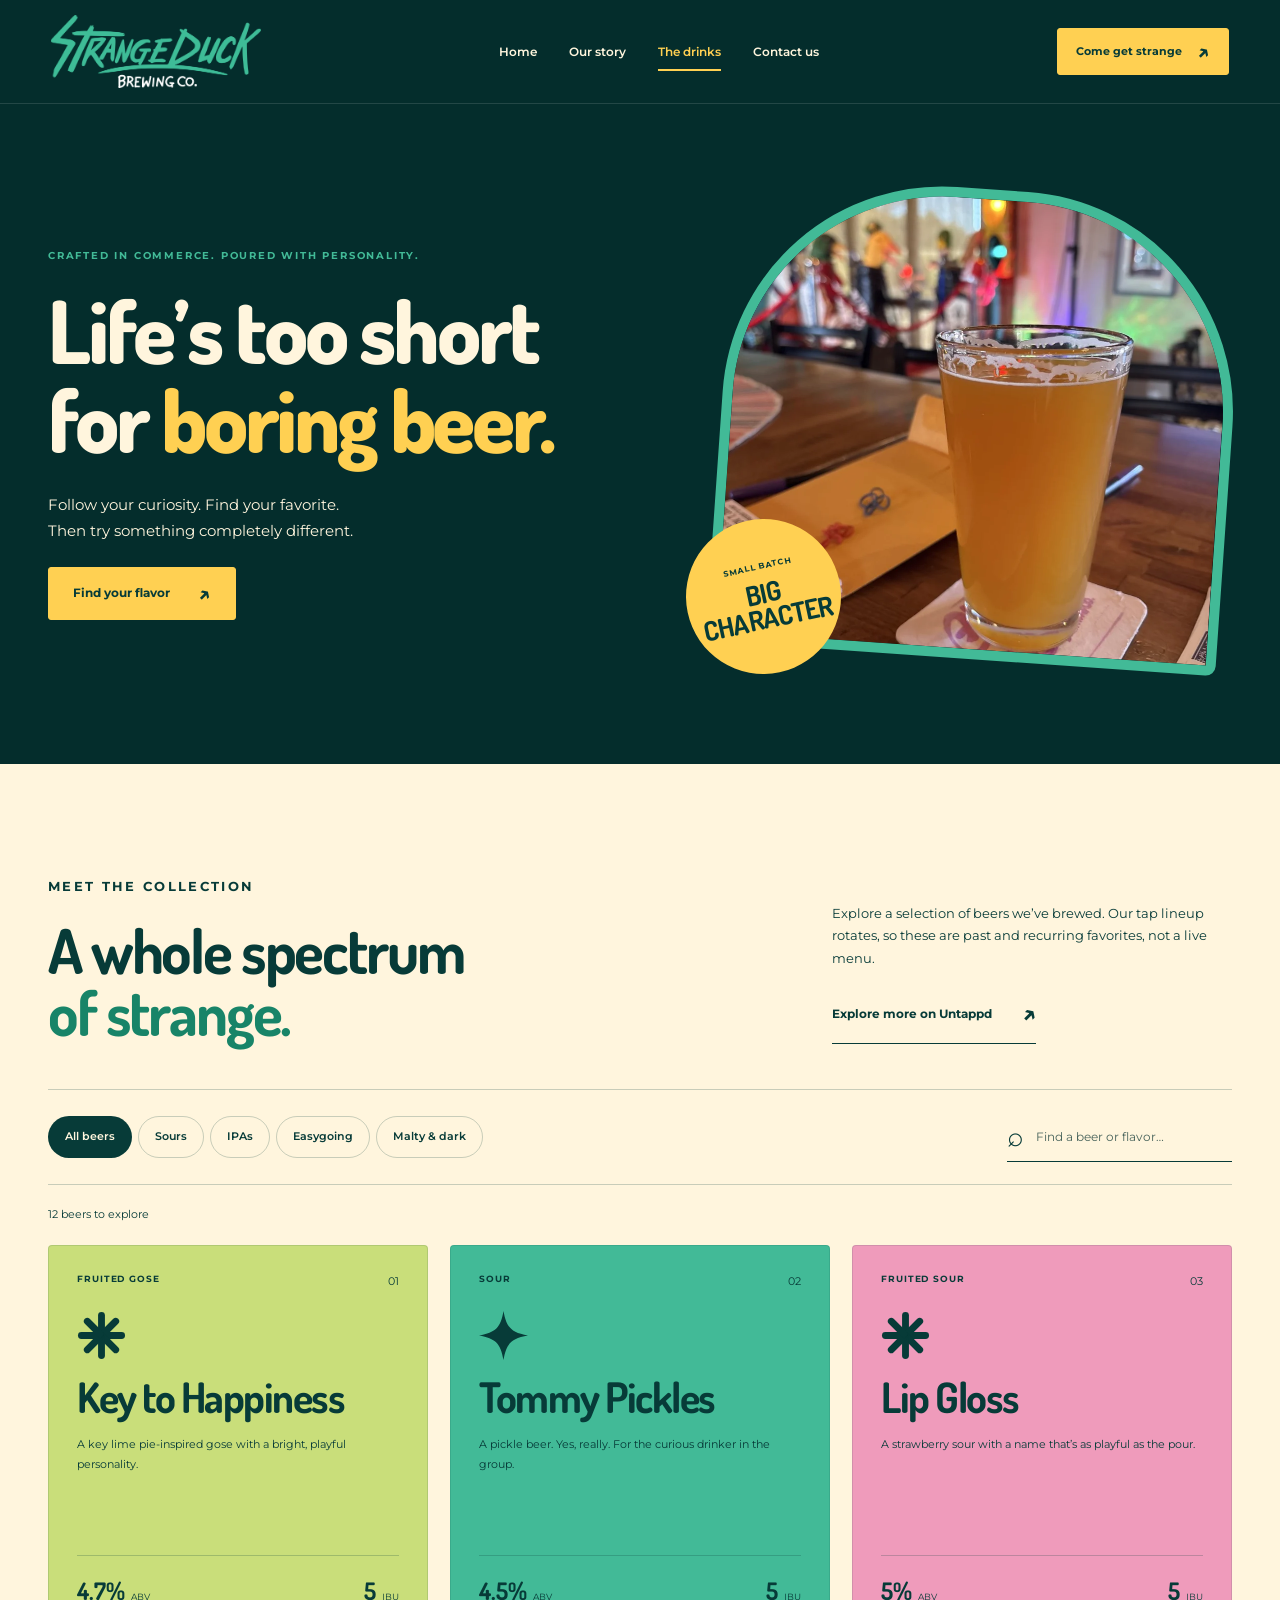
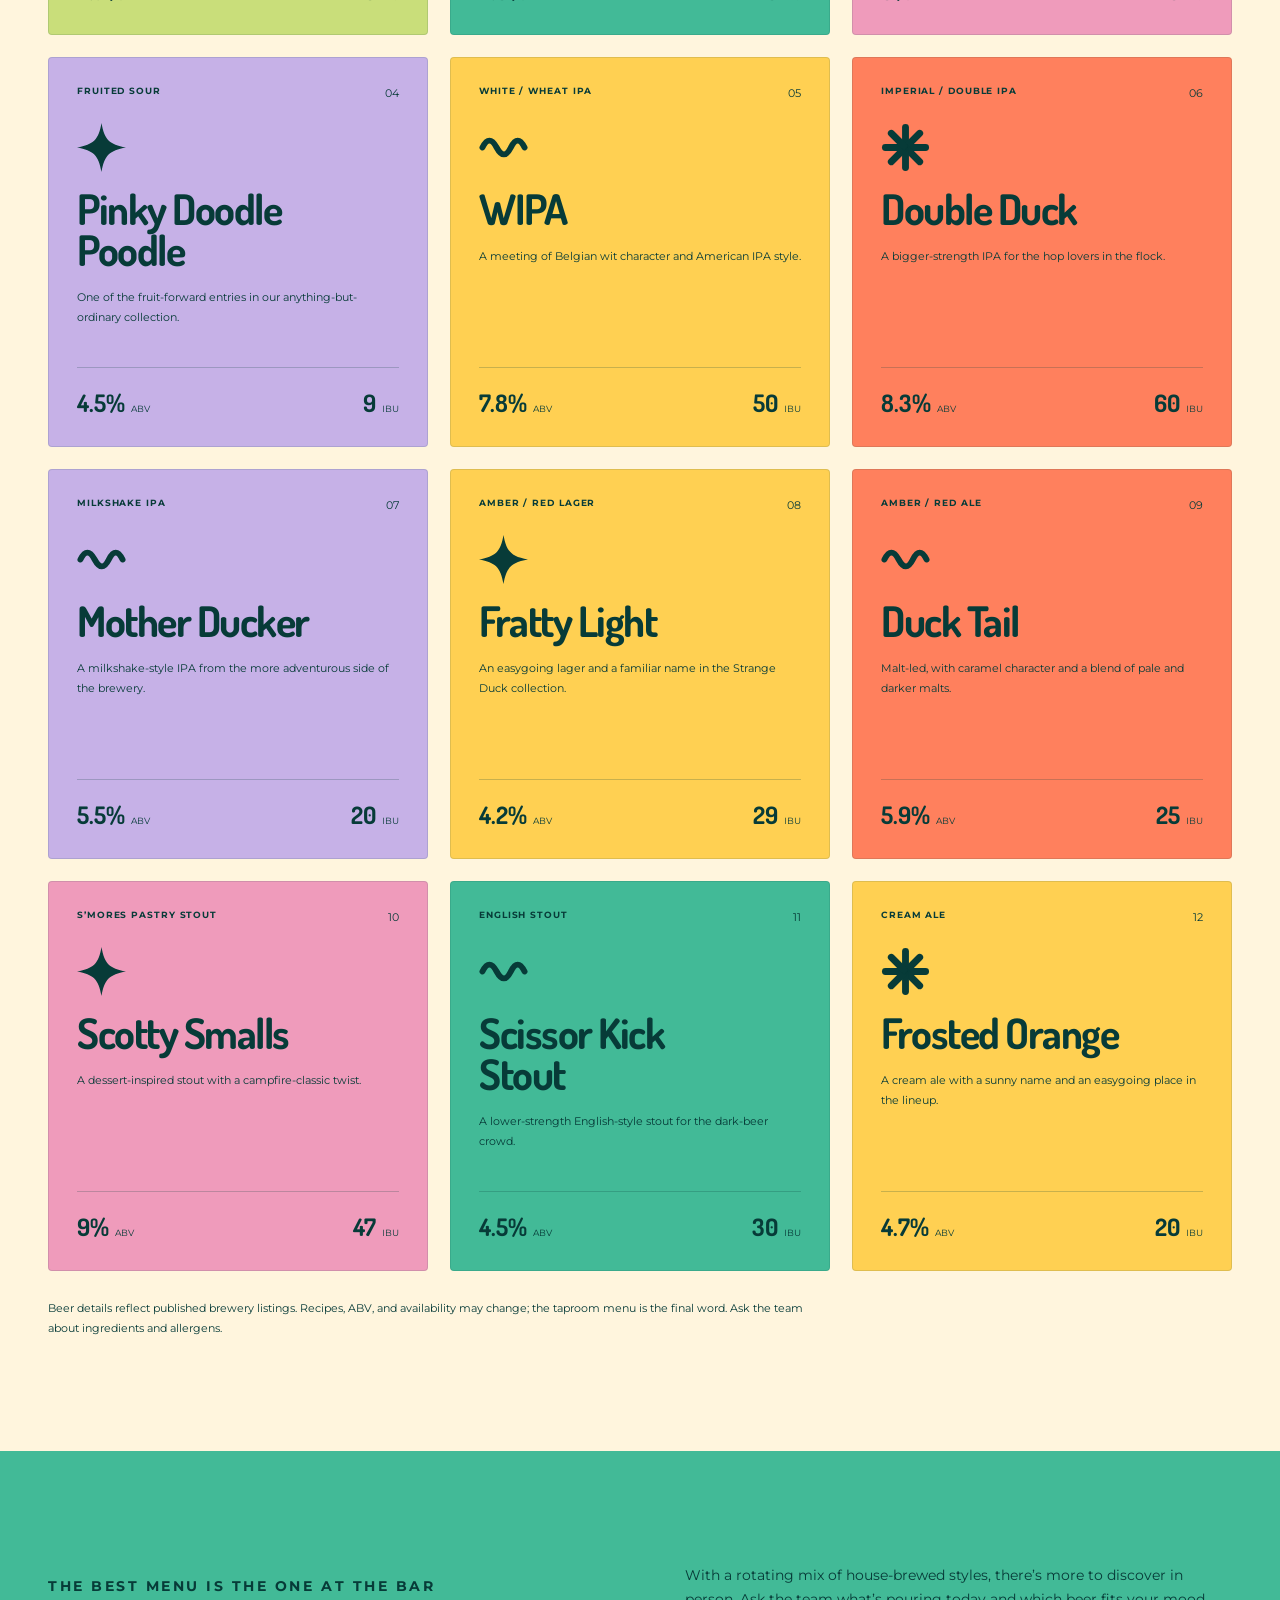
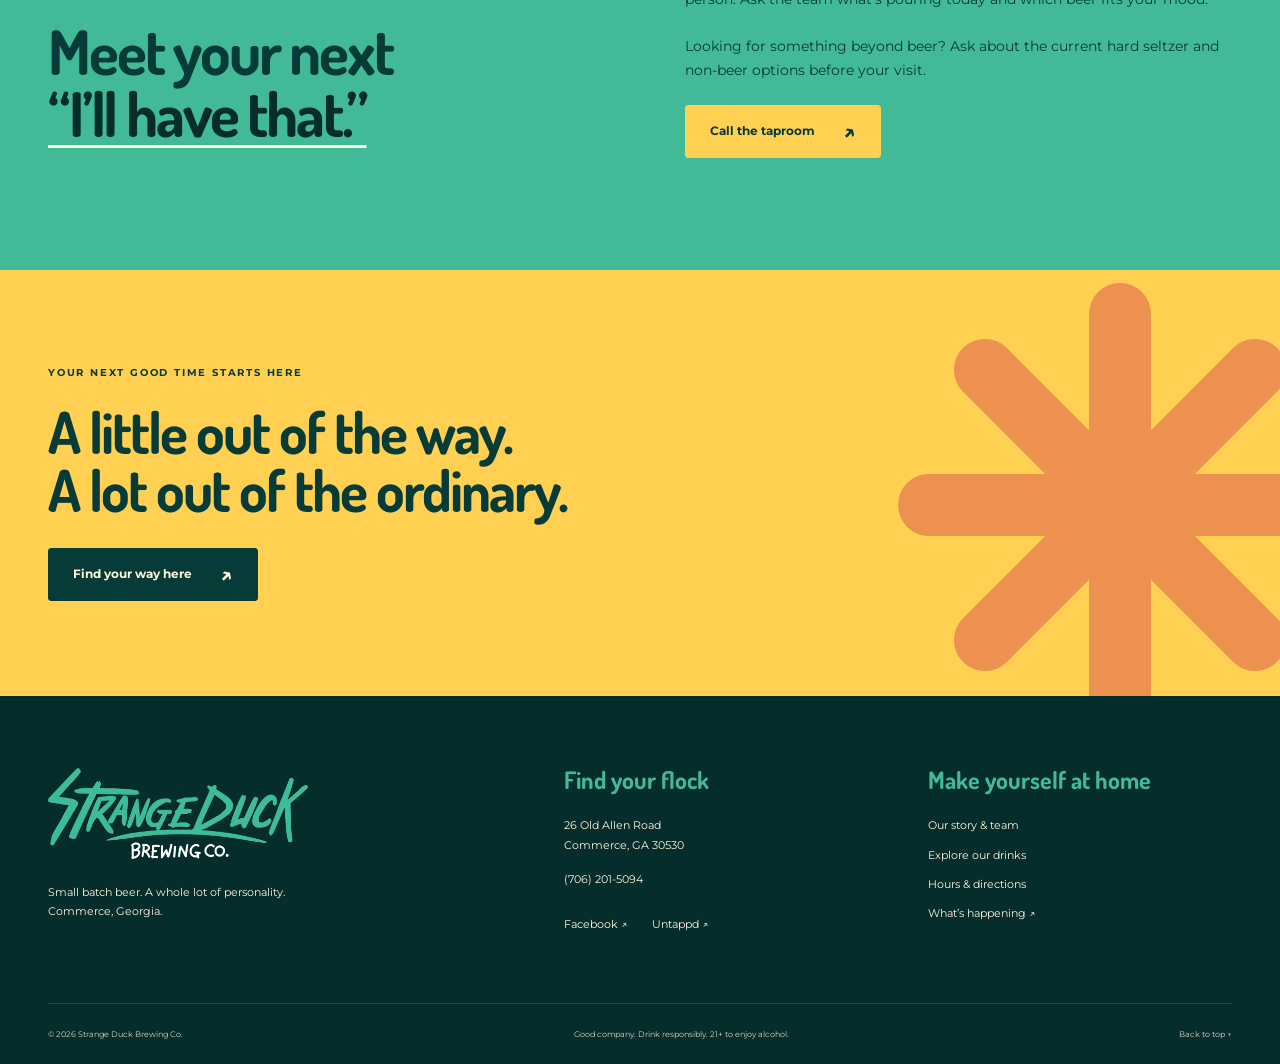
<file: drinks.html>
<!doctype html><html lang="en"><head><meta charset="utf-8"><meta name="viewport" content="width=device-width,initial-scale=1"><meta name="theme-color" content="#073b38"><title>Our Drinks | Strange Duck Brewing Co.</title><meta name="description" content="Explore Strange Duck Brewing beers: playful fruited sours, IPAs, lagers, amber ales, and stouts. Search the collection and discover your next favorite."><meta property="og:type" content="website"><meta property="og:title" content="Our Drinks | Strange Duck Brewing Co."><meta property="og:description" content="Explore Strange Duck Brewing beers: playful fruited sours, IPAs, lagers, amber ales, and stouts. Search the collection and discover your next favorite."><meta property="og:image" content="assets/images/social-cover.jpg"><meta name="twitter:card" content="summary_large_image"><link rel="icon" href="assets/images/favicon.png"><link rel="stylesheet" href="assets/fonts/fonts.css"><link rel="stylesheet" href="assets/styles.css"><script src="assets/site.js" defer></script><script type="application/ld+json">{"@context": "https://schema.org", "@type": "Brewery", "name": "Strange Duck Brewing Co.", "telephone": "+1-706-201-5094", "address": {"@type": "PostalAddress", "streetAddress": "26 Old Allen Road", "addressLocality": "Commerce", "addressRegion": "GA", "postalCode": "30530", "addressCountry": "US"}, "sameAs": ["https://www.facebook.com/StrangeDuckBrewing", "https://untappd.com/StrangeDuckBrewing"], "openingHoursSpecification": [{"@type": "OpeningHoursSpecification", "dayOfWeek": ["Wednesday", "Thursday", "Friday"], "opens": "17:00", "closes": "21:00"}, {"@type": "OpeningHoursSpecification", "dayOfWeek": "Saturday", "opens": "12:00", "closes": "21:00"}, {"@type": "OpeningHoursSpecification", "dayOfWeek": "Sunday", "opens": "14:00", "closes": "19:00"}]}</script><noscript><style>@media(max-width:760px){.site-header{position:relative;height:auto;flex-wrap:wrap;padding-block:16px;gap:12px}.site-header nav{position:static;display:flex;flex-wrap:wrap;padding:0;gap:18px;box-shadow:none}.site-header nav a{font-size:12px}.menu-toggle{display:none}}</style></noscript></head><body id="top" class="page-drinks"><a class="skip-link" href="#main">Skip to content</a><header class="site-header"><a href="index.html" class="brand" aria-label="Strange Duck Brewing home"><img src="assets/images/logo.png" alt="Strange Duck Brewing Co." width="2374" height="828"></a><button class="menu-toggle" aria-expanded="false" aria-controls="navigation"><span>Menu</span><span class="menu-icon" aria-hidden="true">☰</span></button><nav id="navigation" aria-label="Main navigation"><a href="index.html">Home</a><a href="about.html">Our story</a><a href="drinks.html" aria-current="page">The drinks</a><a href="contact.html">Contact us</a></nav><a class="button button-small header-cta" href="contact.html">Come get strange<span aria-hidden="true">↗</span></a></header><main id="main"><section class="page-hero drinks-hero"><div class="wrap"><div data-reveal><p class="eyebrow">CRAFTED IN COMMERCE. POURED WITH PERSONALITY.</p><h1>Life’s too short<br>for <em>boring beer.</em></h1><p>Follow your curiosity. Find your favorite.<br>Then try something completely different.</p><a class="button" href="#collection">Find your flavor<span aria-hidden="true">↗</span></a></div><div class="drink-photo" data-reveal><img class="" src="assets/images/beer.webp" alt="A fresh pour at Strange Duck Brewing" loading="eager" decoding="async" width="1200" height="900"><span class="round-label">SMALL BATCH<br><strong>BIG<br>CHARACTER</strong></span></div></div></section>
<section class="section wrap beer-collection" id="collection"><div class="section-heading" data-reveal><div><p class="eyebrow">MEET THE COLLECTION</p><h2>A whole spectrum<br><em>of strange.</em></h2></div><div><p>Explore a selection of beers we’ve brewed. Our tap lineup rotates, so these are past and recurring favorites, not a live menu.</p><a class="text-link" href="https://untappd.com/StrangeDuckBrewing/beer" target="_blank" rel="noopener noreferrer">Explore more on Untappd <span>↗</span></a></div></div><div class="beer-tools"><div class="filters" role="group" aria-label="Filter beers by style"><button type="button" data-filter="All beers" aria-pressed="true">All beers</button><button type="button" data-filter="Sours" aria-pressed="false">Sours</button><button type="button" data-filter="IPAs" aria-pressed="false">IPAs</button><button type="button" data-filter="Easygoing" aria-pressed="false">Easygoing</button><button type="button" data-filter="Malty &amp; dark" aria-pressed="false">Malty & dark</button></div><label class="beer-search"><span class="sr-only">Search the beer collection</span><span aria-hidden="true">⌕</span><input type="search" id="beer-search" placeholder="Find a beer or flavor…" autocomplete="off"></label></div><p id="results-count" class="small" role="status" aria-live="polite">12 beers to explore</p><div class="beer-grid"><article class="beer-card lime" data-category="Sours" data-search="key to happiness fruited gose a key lime pie-inspired gose with a bright, playful personality."><div class="beer-top"><span class="eyebrow">Fruited gose</span><span class="beer-index">01</span></div><svg class="card-symbol decorative-symbol" viewBox="0 0 100 100" aria-hidden="true" focusable="false"><g fill="currentColor"><rect x="43" y="2" width="14" height="50" rx="7" transform="rotate(0 50 50)"/><rect x="43" y="2" width="14" height="50" rx="7" transform="rotate(45 50 50)"/><rect x="43" y="2" width="14" height="50" rx="7" transform="rotate(90 50 50)"/><rect x="43" y="2" width="14" height="50" rx="7" transform="rotate(135 50 50)"/><rect x="43" y="2" width="14" height="50" rx="7" transform="rotate(180 50 50)"/><rect x="43" y="2" width="14" height="50" rx="7" transform="rotate(225 50 50)"/><rect x="43" y="2" width="14" height="50" rx="7" transform="rotate(270 50 50)"/><rect x="43" y="2" width="14" height="50" rx="7" transform="rotate(315 50 50)"/></g></svg><h3>Key to Happiness</h3><p>A key lime pie-inspired gose with a bright, playful personality.</p><div class="beer-stats"><span><strong>4.7%</strong> ABV</span><span><strong>5</strong> IBU</span></div></article><article class="beer-card mint" data-category="Sours" data-search="tommy pickles sour a pickle beer. yes, really. for the curious drinker in the group."><div class="beer-top"><span class="eyebrow">Sour</span><span class="beer-index">02</span></div><svg class="card-symbol decorative-symbol" viewBox="0 0 100 100" aria-hidden="true" focusable="false"><path fill="currentColor" d="M50 0C56 34 66 44 100 50 66 56 56 66 50 100 44 66 34 56 0 50 34 44 44 34 50 0Z"/></svg><h3>Tommy Pickles</h3><p>A pickle beer. Yes, really. For the curious drinker in the group.</p><div class="beer-stats"><span><strong>4.5%</strong> ABV</span><span><strong>5</strong> IBU</span></div></article><article class="beer-card pink" data-category="Sours" data-search="lip gloss fruited sour a strawberry sour with a name that’s as playful as the pour."><div class="beer-top"><span class="eyebrow">Fruited sour</span><span class="beer-index">03</span></div><svg class="card-symbol decorative-symbol" viewBox="0 0 100 100" aria-hidden="true" focusable="false"><g fill="currentColor"><rect x="43" y="2" width="14" height="50" rx="7" transform="rotate(0 50 50)"/><rect x="43" y="2" width="14" height="50" rx="7" transform="rotate(45 50 50)"/><rect x="43" y="2" width="14" height="50" rx="7" transform="rotate(90 50 50)"/><rect x="43" y="2" width="14" height="50" rx="7" transform="rotate(135 50 50)"/><rect x="43" y="2" width="14" height="50" rx="7" transform="rotate(180 50 50)"/><rect x="43" y="2" width="14" height="50" rx="7" transform="rotate(225 50 50)"/><rect x="43" y="2" width="14" height="50" rx="7" transform="rotate(270 50 50)"/><rect x="43" y="2" width="14" height="50" rx="7" transform="rotate(315 50 50)"/></g></svg><h3>Lip Gloss</h3><p>A strawberry sour with a name that’s as playful as the pour.</p><div class="beer-stats"><span><strong>5%</strong> ABV</span><span><strong>5</strong> IBU</span></div></article><article class="beer-card lilac" data-category="Sours" data-search="pinky doodle poodle fruited sour one of the fruit-forward entries in our anything-but-ordinary collection."><div class="beer-top"><span class="eyebrow">Fruited sour</span><span class="beer-index">04</span></div><svg class="card-symbol decorative-symbol" viewBox="0 0 100 100" aria-hidden="true" focusable="false"><path fill="currentColor" d="M50 0C56 34 66 44 100 50 66 56 56 66 50 100 44 66 34 56 0 50 34 44 44 34 50 0Z"/></svg><h3>Pinky Doodle Poodle</h3><p>One of the fruit-forward entries in our anything-but-ordinary collection.</p><div class="beer-stats"><span><strong>4.5%</strong> ABV</span><span><strong>9</strong> IBU</span></div></article><article class="beer-card yellow" data-category="IPAs" data-search="wipa white / wheat ipa a meeting of belgian wit character and american ipa style."><div class="beer-top"><span class="eyebrow">White / wheat IPA</span><span class="beer-index">05</span></div><svg class="card-symbol decorative-symbol" viewBox="0 0 100 100" aria-hidden="true" focusable="false"><path fill="none" stroke="currentColor" stroke-width="12" stroke-linecap="round" d="M7 50Q21 22 36 50T65 50T93 50"/></svg><h3>WIPA</h3><p>A meeting of Belgian wit character and American IPA style.</p><div class="beer-stats"><span><strong>7.8%</strong> ABV</span><span><strong>50</strong> IBU</span></div></article><article class="beer-card coral" data-category="IPAs" data-search="double duck imperial / double ipa a bigger-strength ipa for the hop lovers in the flock."><div class="beer-top"><span class="eyebrow">Imperial / double IPA</span><span class="beer-index">06</span></div><svg class="card-symbol decorative-symbol" viewBox="0 0 100 100" aria-hidden="true" focusable="false"><g fill="currentColor"><rect x="43" y="2" width="14" height="50" rx="7" transform="rotate(0 50 50)"/><rect x="43" y="2" width="14" height="50" rx="7" transform="rotate(45 50 50)"/><rect x="43" y="2" width="14" height="50" rx="7" transform="rotate(90 50 50)"/><rect x="43" y="2" width="14" height="50" rx="7" transform="rotate(135 50 50)"/><rect x="43" y="2" width="14" height="50" rx="7" transform="rotate(180 50 50)"/><rect x="43" y="2" width="14" height="50" rx="7" transform="rotate(225 50 50)"/><rect x="43" y="2" width="14" height="50" rx="7" transform="rotate(270 50 50)"/><rect x="43" y="2" width="14" height="50" rx="7" transform="rotate(315 50 50)"/></g></svg><h3>Double Duck</h3><p>A bigger-strength IPA for the hop lovers in the flock.</p><div class="beer-stats"><span><strong>8.3%</strong> ABV</span><span><strong>60</strong> IBU</span></div></article><article class="beer-card lilac" data-category="IPAs" data-search="mother ducker milkshake ipa a milkshake-style ipa from the more adventurous side of the brewery."><div class="beer-top"><span class="eyebrow">Milkshake IPA</span><span class="beer-index">07</span></div><svg class="card-symbol decorative-symbol" viewBox="0 0 100 100" aria-hidden="true" focusable="false"><path fill="none" stroke="currentColor" stroke-width="12" stroke-linecap="round" d="M7 50Q21 22 36 50T65 50T93 50"/></svg><h3>Mother Ducker</h3><p>A milkshake-style IPA from the more adventurous side of the brewery.</p><div class="beer-stats"><span><strong>5.5%</strong> ABV</span><span><strong>20</strong> IBU</span></div></article><article class="beer-card yellow" data-category="Easygoing" data-search="fratty light amber / red lager an easygoing lager and a familiar name in the strange duck collection."><div class="beer-top"><span class="eyebrow">Amber / red lager</span><span class="beer-index">08</span></div><svg class="card-symbol decorative-symbol" viewBox="0 0 100 100" aria-hidden="true" focusable="false"><path fill="currentColor" d="M50 0C56 34 66 44 100 50 66 56 56 66 50 100 44 66 34 56 0 50 34 44 44 34 50 0Z"/></svg><h3>Fratty Light</h3><p>An easygoing lager and a familiar name in the Strange Duck collection.</p><div class="beer-stats"><span><strong>4.2%</strong> ABV</span><span><strong>29</strong> IBU</span></div></article><article class="beer-card coral" data-category="Malty &amp; dark" data-search="duck tail amber / red ale malt-led, with caramel character and a blend of pale and darker malts."><div class="beer-top"><span class="eyebrow">Amber / red ale</span><span class="beer-index">09</span></div><svg class="card-symbol decorative-symbol" viewBox="0 0 100 100" aria-hidden="true" focusable="false"><path fill="none" stroke="currentColor" stroke-width="12" stroke-linecap="round" d="M7 50Q21 22 36 50T65 50T93 50"/></svg><h3>Duck Tail</h3><p>Malt-led, with caramel character and a blend of pale and darker malts.</p><div class="beer-stats"><span><strong>5.9%</strong> ABV</span><span><strong>25</strong> IBU</span></div></article><article class="beer-card pink" data-category="Malty &amp; dark" data-search="scotty smalls s’mores pastry stout a dessert-inspired stout with a campfire-classic twist."><div class="beer-top"><span class="eyebrow">S’mores pastry stout</span><span class="beer-index">10</span></div><svg class="card-symbol decorative-symbol" viewBox="0 0 100 100" aria-hidden="true" focusable="false"><path fill="currentColor" d="M50 0C56 34 66 44 100 50 66 56 56 66 50 100 44 66 34 56 0 50 34 44 44 34 50 0Z"/></svg><h3>Scotty Smalls</h3><p>A dessert-inspired stout with a campfire-classic twist.</p><div class="beer-stats"><span><strong>9%</strong> ABV</span><span><strong>47</strong> IBU</span></div></article><article class="beer-card mint" data-category="Malty &amp; dark" data-search="scissor kick stout english stout a lower-strength english-style stout for the dark-beer crowd."><div class="beer-top"><span class="eyebrow">English stout</span><span class="beer-index">11</span></div><svg class="card-symbol decorative-symbol" viewBox="0 0 100 100" aria-hidden="true" focusable="false"><path fill="none" stroke="currentColor" stroke-width="12" stroke-linecap="round" d="M7 50Q21 22 36 50T65 50T93 50"/></svg><h3>Scissor Kick Stout</h3><p>A lower-strength English-style stout for the dark-beer crowd.</p><div class="beer-stats"><span><strong>4.5%</strong> ABV</span><span><strong>30</strong> IBU</span></div></article><article class="beer-card yellow" data-category="Easygoing" data-search="frosted orange cream ale a cream ale with a sunny name and an easygoing place in the lineup."><div class="beer-top"><span class="eyebrow">Cream ale</span><span class="beer-index">12</span></div><svg class="card-symbol decorative-symbol" viewBox="0 0 100 100" aria-hidden="true" focusable="false"><g fill="currentColor"><rect x="43" y="2" width="14" height="50" rx="7" transform="rotate(0 50 50)"/><rect x="43" y="2" width="14" height="50" rx="7" transform="rotate(45 50 50)"/><rect x="43" y="2" width="14" height="50" rx="7" transform="rotate(90 50 50)"/><rect x="43" y="2" width="14" height="50" rx="7" transform="rotate(135 50 50)"/><rect x="43" y="2" width="14" height="50" rx="7" transform="rotate(180 50 50)"/><rect x="43" y="2" width="14" height="50" rx="7" transform="rotate(225 50 50)"/><rect x="43" y="2" width="14" height="50" rx="7" transform="rotate(270 50 50)"/><rect x="43" y="2" width="14" height="50" rx="7" transform="rotate(315 50 50)"/></g></svg><h3>Frosted Orange</h3><p>A cream ale with a sunny name and an easygoing place in the lineup.</p><div class="beer-stats"><span><strong>4.7%</strong> ABV</span><span><strong>20</strong> IBU</span></div></article></div><div class="empty-state" hidden><h3>No ducks in this pond.</h3><p>Try another name, flavor, or style.</p><button class="button" id="reset-search">Show all beers <span>↻</span></button></div><p class="small collection-note">Beer details reflect published brewery listings. Recipes, ABV, and availability may change; the taproom menu is the final word. Ask the team about ingredients and allergens.</p></section>
<section class="beer-callout section"><div class="wrap split"><div data-reveal><p class="eyebrow">THE BEST MENU IS THE ONE AT THE BAR</p><h2>Meet your next<br><em>“I’ll have that.”</em></h2></div><div data-reveal><p>With a rotating mix of house-brewed styles, there’s more to discover in person. Ask the team what’s pouring today and which beer fits your mood.</p><p>Looking for something beyond beer? Ask about the current hard seltzer and non-beer options before your visit.</p><a class="button" href="tel:+17062015094">Call the taproom<span aria-hidden="true">↗</span></a></div></div></section><section class="visit-cta"><div class="wrap" data-reveal><p class="eyebrow">YOUR NEXT GOOD TIME STARTS HERE</p><h2>A little out of the way.<br><em>A lot out of the ordinary.</em></h2><a class="button" href="contact.html">Find your way here<span aria-hidden="true">↗</span></a></div><span class="giant-asterisk" aria-hidden="true">✳</span></section></main><footer class="site-footer"><div class="footer-top wrap"><div><a href="index.html" class="footer-logo"><img src="assets/images/logo.png" width="2374" height="828" alt="Strange Duck Brewing Co."></a><p>Small batch beer. A whole lot of personality.<br>Commerce, Georgia.</p></div><div><h2>Find your flock</h2><address>26 Old Allen Road<br>Commerce, GA 30530</address><a href="tel:+17062015094">(706) 201-5094</a><div class="socials"><a href="https://www.facebook.com/StrangeDuckBrewing" target="_blank" rel="noopener noreferrer">Facebook ↗</a><a href="https://untappd.com/StrangeDuckBrewing/beer" target="_blank" rel="noopener noreferrer">Untappd ↗</a></div></div><div><h2>Make yourself at home</h2><a href="about.html">Our story &amp; team</a><a href="drinks.html">Explore our drinks</a><a href="contact.html">Hours &amp; directions</a><a href="https://www.facebook.com/StrangeDuckBrewing/events" target="_blank" rel="noopener noreferrer">What’s happening ↗</a></div></div><div class="footer-bottom wrap"><span>© <span data-year>2026</span> Strange Duck Brewing Co.</span><span>Good company. Drink responsibly. 21+ to enjoy alcohol.</span><a href="#top">Back to top ↑</a></div></footer></body></html>
</file>
<file: assets/fonts/fonts.css>
@font-face {
  font-family: 'Dosis';
  font-style: normal;
  font-weight: 400;
  font-display: swap;
  src: url(dosis-400.ttf) format('truetype');
}
@font-face {
  font-family: 'Dosis';
  font-style: normal;
  font-weight: 500;
  font-display: swap;
  src: url(dosis-500.ttf) format('truetype');
}
@font-face {
  font-family: 'Dosis';
  font-style: normal;
  font-weight: 600;
  font-display: swap;
  src: url(dosis-600.ttf) format('truetype');
}
@font-face {
  font-family: 'Dosis';
  font-style: normal;
  font-weight: 700;
  font-display: swap;
  src: url(dosis-700.ttf) format('truetype');
}
@font-face {
  font-family: 'Dosis';
  font-style: normal;
  font-weight: 800;
  font-display: swap;
  src: url(dosis-800.ttf) format('truetype');
}
@font-face {
  font-family: 'Montserrat';
  font-style: normal;
  font-weight: 400;
  font-display: swap;
  src: url(montserrat-400.ttf) format('truetype');
}
@font-face {
  font-family: 'Montserrat';
  font-style: normal;
  font-weight: 500;
  font-display: swap;
  src: url(montserrat-500.ttf) format('truetype');
}
@font-face {
  font-family: 'Montserrat';
  font-style: normal;
  font-weight: 600;
  font-display: swap;
  src: url(montserrat-600.ttf) format('truetype');
}
@font-face {
  font-family: 'Montserrat';
  font-style: normal;
  font-weight: 700;
  font-display: swap;
  src: url(montserrat-700.ttf) format('truetype');
}
</file>
<file: assets/styles.css>
:root{--ink:#073b38;--deep:#042d2c;--cream:#fff5dd;--mint:#42ba97;--yellow:#ffd052;--coral:#ff805d;--pink:#ef9bbb;--lilac:#c6b1e7;--line:rgba(7,59,56,.22);--body:'Montserrat',sans-serif;--display:'Dosis',sans-serif}*{box-sizing:border-box}html{scroll-behavior:smooth;scroll-padding-top:110px}body{margin:0;background:var(--cream);color:var(--ink);font-family:var(--body);font-size:15px;line-height:1.75}img{display:block;max-width:100%;height:auto}a{color:inherit;text-decoration:none}button,input{font:inherit}button,a,input,summary{-webkit-tap-highlight-color:transparent}button{cursor:pointer}button:disabled{cursor:default}a:focus-visible,button:focus-visible,summary:focus-visible,input:focus-visible{outline:3px solid #db4291;outline-offset:5px}::selection{background:var(--yellow);color:var(--ink)}h1,h2,h3,p{margin-top:0}h1,h2,h3{font-family:var(--display);line-height:1.02;letter-spacing:-.035em}h1{font-size:clamp(64px,7.6vw,118px);font-weight:800;margin-bottom:28px}h2{font-size:clamp(42px,4.8vw,72px);font-weight:700;margin-bottom:28px}h3{font-size:34px;font-weight:700;margin-bottom:18px}p{margin-bottom:22px}em{font-style:normal}address{font-style:normal}.wrap{width:min(1240px,calc(100% - 96px));margin-inline:auto}.section{padding-top:112px;padding-bottom:112px}.eyebrow{font-size:10px;font-weight:700;letter-spacing:.18em;line-height:1.6;margin-bottom:22px;text-transform:uppercase}.small{font-size:11px;line-height:1.8}.muted{opacity:.75}.sr-only{position:absolute;width:1px;height:1px;overflow:hidden;clip:rect(0,0,0,0);white-space:nowrap}.skip-link{position:fixed;top:-70px;left:20px;z-index:200;background:var(--yellow);color:var(--ink);padding:12px 24px}.skip-link:focus{top:10px}.site-header{height:104px;background:var(--deep);color:var(--cream);display:flex;align-items:center;justify-content:space-between;padding-inline:4vw;position:sticky;top:0;z-index:50;border-bottom:1px solid #ffffff1f;transition:height .25s,box-shadow .25s}.site-header.scrolled{height:84px;box-shadow:0 4px 24px #0002}.brand{display:block;width:210px;flex-shrink:0}.brand img{width:100%}.site-header nav{display:flex;gap:32px;align-items:center}.site-header nav a{font-size:12px;font-weight:600;position:relative;padding:12px 0}.site-header nav a:after{content:'';height:2px;position:absolute;bottom:3px;left:0;right:100%;background:var(--yellow);transition:right .25s}.site-header nav a:hover:after,.site-header nav a[aria-current]:after{right:0}.site-header nav a[aria-current]{color:var(--yellow)}.button{min-height:52px;display:inline-flex;align-items:center;justify-content:center;gap:28px;padding:15px 24px;background:var(--yellow);border:1px solid var(--yellow);color:var(--ink);border-radius:3px;font-size:12px;font-weight:700;line-height:1.5;transition:transform .25s,box-shadow .25s,background .25s}.button span{font-size:21px;line-height:1}.button:hover{transform:translateY(-3px);box-shadow:4px 5px 0 var(--mint)}.button-small{min-height:45px;padding:12px 18px;font-size:11px;gap:15px}.button-outline{background:transparent;color:var(--cream);border-color:#fff5dd80}.button-dark{background:var(--ink);color:var(--cream);border-color:var(--ink)}.button-row{display:flex;gap:14px;flex-wrap:wrap;margin-top:28px}.text-link{display:inline-flex;align-items:center;gap:30px;border-bottom:1px solid currentColor;font-weight:700;font-size:12px;line-height:1.8;padding-bottom:8px}.text-link span{font-size:24px;transition:transform .2s}.text-link:hover span{transform:translate(4px,-4px)}.menu-toggle{display:none}.home-hero{position:relative;background:#003a36;color:var(--cream);min-height:760px;overflow:hidden}.hero-art{position:absolute;inset:0;background-image:url('images/floral.webp');background-size:cover;background-position:center 50%;transform:scale(1.02)}.hero-inner{position:relative;padding-top:84px;padding-bottom:100px}.home-hero .eyebrow{color:var(--cream);margin-bottom:28px}.home-hero h1{font-size:clamp(76px,8.4vw,126px);line-height:.89;letter-spacing:-.035em;margin-bottom:32px;max-width:700px}.home-hero h1 span{color:var(--yellow)}.hero-copy{font-size:14px;line-height:1.9;max-width:470px}.hero-seal{position:absolute;right:10%;bottom:68px;display:flex;flex-direction:column;justify-content:center;text-align:center;width:195px;height:195px;background:var(--yellow);color:var(--ink);border:2px solid var(--ink);outline:7px solid var(--yellow);border-radius:50%;transform:rotate(10deg)}.hero-seal span{font-size:8px;letter-spacing:.15em;font-weight:700}.hero-seal strong{font-family:var(--display);font-size:41px;line-height:.95;margin-block:12px}.scroll-cue{position:absolute;bottom:24px;left:calc((100% - min(1240px,100% - 96px))/2);font-size:8px;font-weight:600;letter-spacing:.18em;display:flex;align-items:center;gap:16px}.scroll-cue span{font-size:20px}.ticker{overflow:hidden;background:var(--mint);border-top:1px solid var(--ink);border-bottom:1px solid var(--ink);padding:21px 0}.ticker>div{width:max-content;display:flex;gap:48px;align-items:center;font-size:22px}.ticker span{font-family:var(--display);font-weight:800;font-size:24px;letter-spacing:.035em}.split{display:grid;grid-template-columns:1fr 1fr;gap:90px;align-items:center}.welcome{min-height:680px}.welcome h2 em,.story h2 em,.philosophy em,.faq-section em,.contact-grid h2 em{color:#188468}.welcome p:not(.eyebrow){max-width:480px}.photo-stack{height:450px;position:relative;padding:0 0 35px 25px}.photo-main{height:380px;width:91%;object-fit:cover;transform:rotate(3deg);border:10px solid #fffdf3;box-shadow:0 10px 20px #073b3820}.photo-small{position:absolute;bottom:0;right:0;width:170px;height:220px;object-fit:cover;border:8px solid #fffdf3;transform:rotate(-8deg);box-shadow:0 10px 20px #073b3820}.photo-note{position:absolute;left:0;bottom:4px;background:var(--yellow);padding:9px 18px;font-family:var(--display);font-weight:700;font-size:25px;transform:rotate(-5deg);line-height:1.3}.drinks-preview{background:var(--ink);color:var(--cream);position:relative}.section-heading{display:flex;justify-content:space-between;align-items:flex-end;gap:70px;margin-bottom:45px}.section-heading h2{margin:0}.section-heading>p,.section-heading>div+div{max-width:400px}.section-heading>p{margin:0}.drinks-preview .eyebrow{color:var(--mint)}.drinks-preview em{color:var(--yellow)}.feature-beers{display:grid;grid-template-columns:repeat(3,1fr);gap:20px}.mint{background:var(--mint)}.lime{background:#c9de7a}.coral{background:var(--coral)}.lilac{background:var(--lilac)}.pink{background:var(--pink)}.yellow{background:var(--yellow)}.feature-beer{position:relative;color:var(--ink);padding:27px 30px 25px;min-height:350px;overflow:hidden;transition:transform .3s;border-radius:4px}.feature-beer:hover{transform:translateY(-8px) rotate(-1deg)}.beer-number{display:block;font-size:9px;letter-spacing:.09em;font-weight:700}.beer-symbol{display:block;font-size:60px;line-height:1;margin:24px 0 15px}.feature-beer h3{font-size:54px;line-height:.95;margin-bottom:22px}.feature-beer p{font-size:10px;font-weight:600;max-width:85%;margin:0}.circle-arrow{width:34px;height:34px;border:1px solid var(--ink);border-radius:50%;display:grid;place-items:center;position:absolute;bottom:20px;right:18px;font-size:23px}.section-foot{display:flex;justify-content:space-between;align-items:center;gap:30px;margin-top:30px}.section-foot p{margin:0;max-width:550px;opacity:.8}.hangout h2 em{color:#188468}.hangout-grid{display:grid;grid-template-columns:repeat(3,1fr);gap:28px}.hangout-grid img{height:270px;width:100%;object-fit:cover;border-radius:120px 120px 3px 3px;margin-bottom:28px}.hangout-grid article:nth-child(2) img{border-radius:3px}.hangout-grid article:nth-child(3) img{border-radius:3px 3px 120px 3px}.hangout-grid .eyebrow{font-size:8px;display:block;margin-bottom:15px}.hangout-grid h3{font-size:36px;margin-bottom:14px}.hangout-grid p{font-size:13px;margin:0}.visit-strip{background:var(--mint);padding:85px 0}.visit-strip>.wrap{display:grid;grid-template-columns:1.2fr 1fr;align-items:center;gap:110px}.visit-strip h2{font-size:60px;margin-bottom:25px}.visit-strip h2 em{color:var(--cream)}.hours{margin:0 0 18px;font-size:13px}.hours>div{display:flex;justify-content:space-between;gap:20px;padding:16px 0;border-bottom:1px solid var(--line)}.hours dt{font-weight:500}.hours dd{margin:0;font-weight:700;white-space:nowrap}.site-footer{background:var(--deep);color:var(--cream)}.footer-top{display:grid;grid-template-columns:1.5fr 1fr 1fr;gap:60px;padding-top:72px;padding-bottom:60px}.footer-logo img{width:260px;margin-bottom:24px}.footer-top p,.footer-top address,.footer-top a{font-size:11px}.footer-top address{margin-bottom:10px}.footer-top h2{font-size:24px;letter-spacing:0;margin-bottom:24px;color:var(--mint)}.footer-top>div:nth-child(3)>a{display:block;margin-bottom:10px}.footer-top a:hover{text-decoration:underline}.socials{display:flex;gap:24px;margin-top:24px}.footer-bottom{border-top:1px solid #ffffff25;display:flex;justify-content:space-between;align-items:center;gap:20px;padding-block:23px;font-size:8px;opacity:.85}.page-hero{color:var(--cream);background:var(--ink);padding:92px 0 96px;position:relative;overflow:hidden}.page-hero .wrap{position:relative;z-index:1}.page-hero h1{max-width:900px}.page-hero h1 em{color:var(--yellow)}.page-hero p:last-child{margin-bottom:0}.page-hero .eyebrow{color:var(--mint)}.marble{background-color:#064a4b;background-image:linear-gradient(90deg,#032f31dc,#032f3190),url('images/marble.jpg');background-position:center;background-size:cover}.hero-flower{position:absolute;font-size:430px;line-height:1;right:2vw;top:85px;color:var(--mint);opacity:.4;transform:rotate(20deg)}.story-photo{position:relative;padding-bottom:25px}.story-photo img{height:500px;object-fit:cover;border-radius:4px 180px 4px 4px;width:100%}.story-photo .photo-note{bottom:0;left:24px}.story p{font-size:14px}.team-section{background:#f2e4c6}.team-section h2 em{color:#188468}.team-grid{display:grid;grid-template-columns:1fr 1fr;gap:30px}.team-card{display:grid;grid-template-columns:130px 1fr;gap:25px;background:var(--cream);border:1px solid var(--line);padding:28px;border-radius:4px}.team-graphic{height:160px;border-radius:80px 80px 6px 6px;display:grid;place-items:center;position:relative;overflow:hidden}.team-graphic>span:first-child{font-family:var(--display);font-weight:800;font-size:58px;z-index:1;letter-spacing:-3px}.team-spark{position:absolute;font-size:140px;opacity:.25;right:-25px;bottom:-55px}.team-copy .eyebrow{margin-bottom:10px}.team-copy h3{font-size:36px;margin-bottom:20px}.team-copy p{font-size:12px}.team-copy p:last-child{margin-bottom:0}.philosophy{text-align:center}.philosophy h2{font-size:64px}.values{display:grid;grid-template-columns:repeat(3,1fr);gap:50px;margin-top:70px;text-align:left}.values article{border-top:1px solid var(--ink);padding-top:22px}.values article>span{font-family:var(--display);font-size:40px;color:#188468}.values h3{margin-top:18px}.values p{font-size:13px}.visit-cta{background:var(--yellow);position:relative;overflow:hidden;padding:95px 0}.visit-cta .wrap{position:relative;z-index:1}.visit-cta h2{font-size:clamp(40px,4.5vw,70px)}.visit-cta .button{background:var(--ink);color:var(--cream);border-color:var(--ink)}.giant-asterisk{position:absolute;right:-70px;top:5px;font-size:460px;line-height:1;color:#e37050;opacity:.65}.drinks-hero{padding:75px 0;background:var(--deep)}.drinks-hero>.wrap{display:grid;grid-template-columns:1.2fr 1fr;align-items:center;gap:60px}.drinks-hero h1{font-size:clamp(64px,6.8vw,102px)}.drink-photo{position:relative;padding:10px 0 30px}.drink-photo img{height:470px;width:100%;object-fit:cover;border-radius:220px 220px 10px 10px;border:10px solid var(--mint);transform:rotate(4deg)}.round-label{position:absolute;bottom:15px;left:-35px;border-radius:50%;height:155px;width:155px;display:flex;flex-direction:column;align-items:center;justify-content:center;background:var(--yellow);color:var(--ink);font-size:8px;line-height:1.4;font-weight:700;letter-spacing:.1em;transform:rotate(-12deg)}.round-label strong{font-family:var(--display);font-size:32px;line-height:.95;margin-top:8px;letter-spacing:0}.beer-collection .section-heading em{color:#188468}.beer-collection .section-heading p{font-size:13px}.beer-tools{border-top:1px solid var(--line);border-bottom:1px solid var(--line);padding-block:22px;display:flex;justify-content:space-between;gap:20px;align-items:center}.filters{display:flex;flex-wrap:wrap;gap:6px}.filters button{border:1px solid var(--line);border-radius:30px;background:transparent;color:var(--ink);padding:10px 16px;font-size:11px;font-weight:600;white-space:nowrap;transition:background .2s}.filters button:hover{background:#dae8c2}.filters button[aria-pressed=true]{background:var(--ink);color:var(--cream)}.beer-search{display:flex;align-items:center;border-bottom:1px solid var(--ink);gap:12px;min-width:225px}.beer-search>span{font-size:28px}.beer-search input{min-width:0;width:100%;background:transparent;border:0;padding:8px 0;color:var(--ink);font-size:12px}.beer-search input::placeholder{color:#48635b}#results-count{margin:20px 0}.beer-grid{display:grid;grid-template-columns:repeat(3,1fr);gap:22px}.beer-card{color:var(--ink);border:1px solid #073b3820;padding:26px 28px 22px;border-radius:4px;display:flex;flex-direction:column;min-height:390px;position:relative;transition:transform .25s}.beer-card:hover{transform:translateY(-5px)}.beer-top{display:flex;justify-content:space-between;gap:10px;align-items:start}.beer-top .eyebrow{font-size:9px;margin:0;max-width:80%;letter-spacing:.1em}.beer-index{font-size:11px}.card-symbol{font-size:49px;line-height:1;margin:20px 0 16px}.beer-card h3{font-size:42px;line-height:.98;margin-bottom:18px;max-width:85%}.beer-card p{font-size:11px;line-height:1.8;margin-bottom:24px}.beer-stats{display:flex;justify-content:space-between;margin-top:auto;border-top:1px solid var(--line);padding-top:14px;font-size:9px}.beer-stats strong{font-family:var(--display);font-size:24px;margin-right:4px}.collection-note{max-width:780px;margin-top:28px;margin-bottom:0}.empty-state{padding:80px 20px;text-align:center}.empty-state h3{font-size:44px}.beer-callout{background:var(--mint)}.beer-callout h2{margin:0}.beer-callout h2 em{color:var(--cream)}.beer-callout p{font-size:14px}.contact-hero{background:var(--ink) url('images/floral.webp') center 45%/cover;padding:85px 0}.contact-hero h1{font-size:104px}.contact-hero .hero-flower{display:none}.contact-grid{display:grid;grid-template-columns:1fr 1fr;gap:100px;align-items:start}.large-address{font-size:21px;line-height:1.65;font-family:var(--display);font-weight:600}.contact-social{border-top:1px solid var(--line);padding-top:32px;margin-top:40px}.contact-social .eyebrow{margin-bottom:10px}.phone-link{font-family:var(--display);font-size:32px;font-weight:700;display:block;margin-bottom:15px}.contact-social p:not(.eyebrow){font-size:12px}.hours-card{background:#d8e5b3;border:1px solid var(--line);border-radius:150px 150px 4px 4px;padding:58px 42px 28px}.hours-card>.eyebrow{text-align:center}.hours-card>h2{font-size:46px;text-align:center;margin-bottom:34px}.hours-footer{border-top:1px solid var(--line);padding-top:15px;margin-top:28px;display:flex;align-items:center;gap:15px;font-size:9px;font-weight:700}.hours-footer>span:first-child{font-size:28px}.map-shell{border:1px solid var(--ink);background:#dce4cd}.map-shell iframe{height:410px;width:100%;border:0;display:block}.map-caption{padding:18px 25px;display:flex;justify-content:space-between;gap:20px;font-size:10px}.map-caption strong{letter-spacing:.12em}.map-caption a{text-decoration:underline}.faq-section{display:grid;grid-template-columns:1fr 1.25fr;gap:90px}.faq-list details{border-top:1px solid var(--line);padding:21px 0}.faq-list details:last-child{border-bottom:1px solid var(--line)}.faq-list summary{list-style:none;cursor:pointer;display:flex;justify-content:space-between;gap:20px;font-weight:600;font-size:13px;line-height:1.6}.faq-list summary::-webkit-details-marker{display:none}.faq-list summary>span{font-size:24px;line-height:1}.faq-list details[open] summary>span{transform:rotate(45deg)}.faq-list details p{font-size:12px;margin:16px 35px 0 0}/* Content remains visible when observation is delayed or unavailable. */
.motion-ready [data-reveal] {
  opacity: 1;
  transform: none;
}
@keyframes reveal-content {
  from { opacity: 0; transform: translateY(28px); }
  to { opacity: 1; transform: translateY(0); }
}.motion-ready [data-reveal].is-visible {
  animation: reveal-content .7s cubic-bezier(.16,1,.3,1) backwards;
}.motion-ready .hangout-grid>[data-reveal]:nth-child(2){animation-delay:.1s}.motion-ready .hangout-grid>[data-reveal]:nth-child(3){animation-delay:.2s}[hidden]{display:none!important}
@media(min-width:1600px){.home-hero{min-height:850px}.hero-inner{padding-top:110px}.hero-art{background-position:center 45%}}
@media(max-width:1100px){.wrap{width:calc(100% - 64px)}.site-header{padding-inline:32px}.brand{width:175px}.site-header nav{gap:23px}.header-cta{display:none}.home-hero{min-height:710px}.hero-art{background-position:43% center}.hero-inner{padding-top:78px}.hero-seal{right:7%;width:165px;height:165px}.hero-seal strong{font-size:34px}.scroll-cue{left:32px}.split{gap:45px}.section{padding-top:85px;padding-bottom:85px}.photo-stack{height:410px;padding-left:0}.photo-main{height:340px}.section-heading{gap:40px}.feature-beer{padding:24px;min-height:330px}.feature-beer h3{font-size:48px}.hangout-grid img{height:230px}.visit-strip>.wrap{gap:60px}.team-card{grid-template-columns:1fr;padding:26px}.team-graphic{width:110px;height:125px}.team-grid{gap:20px}.beer-tools{flex-wrap:wrap}.beer-search{max-width:280px}.drinks-hero>.wrap{gap:35px}.drink-photo img{height:400px}.beer-card{padding:22px}.beer-card h3{font-size:36px}.contact-grid{gap:50px}.hours-card{padding:55px 30px 25px}.faq-section{gap:45px}.footer-top{gap:35px}}
@media(max-width:760px){html{scroll-padding-top:86px}.wrap{width:calc(100% - 40px)}.section{padding-top:65px;padding-bottom:65px}.site-header,.site-header.scrolled{height:82px;padding-inline:20px}.brand{width:175px}.menu-toggle{display:flex;gap:12px;align-items:center;background:transparent;border:1px solid #fff5dd70;color:var(--cream);border-radius:3px;font-size:11px;padding:9px 12px}.menu-icon{font-size:20px;line-height:1.2}.site-header nav{position:absolute;left:0;right:0;top:100%;display:none;background:var(--deep);padding:15px 24px 28px;box-shadow:0 12px 20px #0003;align-items:stretch;gap:3px}.site-header nav.is-open{display:flex;flex-direction:column}.site-header nav a{font-size:17px;padding:13px 0}.site-header nav a:after{display:none}.home-hero{min-height:690px}.hero-art{background-size:auto 100%;background-position:48% center}.hero-art:after{content:'';position:absolute;inset:0;background:linear-gradient(90deg,#003a3670,#003a3620 70%)}.hero-inner{padding-top:66px;padding-bottom:105px}.home-hero .eyebrow{font-size:8px;letter-spacing:.13em;margin-bottom:29px;max-width:90%}.home-hero h1{font-size:clamp(76px,14.8vw,110px);line-height:.91;max-width:530px;margin-bottom:26px}.hero-copy{font-size:12px;max-width:310px}.hero-copy br{display:none}.home-hero .button-row{gap:10px;max-width:350px}.home-hero .button{padding:14px 17px;gap:16px;font-size:10px;min-height:49px}.hero-seal{right:25px;bottom:24px;width:106px;height:106px;outline-width:4px;transform:rotate(8deg)}.hero-seal span{font-size:5px;letter-spacing:.04em}.hero-seal strong{font-size:24px;margin-block:7px}.scroll-cue{left:20px;bottom:32px;font-size:7px;gap:10px}.ticker{padding:14px 0}.ticker>div{gap:26px}.ticker span{font-size:20px}.split{grid-template-columns:1fr;gap:40px}.welcome{min-height:auto}.welcome h2{font-size:52px}.welcome p{font-size:13px}.photo-stack{height:390px;margin-top:15px;width:min(100%,480px);margin-inline:auto}.photo-main{height:330px;width:90%;transform:rotate(2deg)}.photo-small{width:142px;height:180px}.photo-note{font-size:23px;bottom:9px}.section-heading{display:block;margin-bottom:32px}.section-heading h2{font-size:51px}.section-heading>p,.section-heading>div+div{margin-top:24px;max-width:100%;font-size:13px}.section-heading>.text-link{margin-top:22px}.feature-beers{grid-template-columns:1fr;gap:16px}.feature-beer{min-height:260px;padding:24px}.beer-symbol{position:absolute;right:30px;top:55px;font-size:90px;opacity:.7}.feature-beer h3{font-size:58px;margin-top:28px;max-width:76%}.feature-beer p{max-width:80%}.section-foot{align-items:flex-start;flex-direction:column;gap:22px}.section-foot p{font-size:10px}.hangout-grid{grid-template-columns:1fr;gap:38px}.hangout-grid img{height:300px}.hangout-grid h3{font-size:38px}.hangout-grid p{max-width:480px}.visit-strip{padding:65px 0}.visit-strip>.wrap{grid-template-columns:1fr;gap:40px}.visit-strip h2{font-size:52px}.hours{font-size:12px}.footer-top{grid-template-columns:1fr 1fr;gap:32px;padding-top:55px;padding-bottom:35px}.footer-top>div:first-child{grid-column:1/-1}.footer-logo img{width:235px}.footer-top h2{font-size:22px;line-height:1.2}.footer-top p,.footer-top address,.footer-top a{font-size:10px}.socials{gap:16px;flex-wrap:wrap}.footer-bottom{flex-direction:column;align-items:flex-start;gap:9px;padding-block:23px;font-size:8px}.page-hero{padding:65px 0}.page-hero h1{font-size:clamp(55px,10.5vw,80px)}.page-hero p:not(.eyebrow){font-size:13px}.page-hero .eyebrow{font-size:9px}.hero-flower{font-size:300px;right:-110px;top:80px;opacity:.18}.story .story-photo{order:2}.story-photo img{height:380px;border-radius:4px 100px 4px 4px}.story p{font-size:13px}.story h2{font-size:51px}.team-grid{grid-template-columns:1fr}.team-card{grid-template-columns:85px 1fr;gap:20px;padding:22px}.team-graphic{width:85px;height:115px}.team-graphic>span:first-child{font-size:43px}.team-copy h3{font-size:33px}.team-copy p{font-size:11px}.philosophy h2{font-size:46px}.values{grid-template-columns:1fr;gap:25px;margin-top:40px}.values h3{margin-top:10px;margin-bottom:12px}.values p{margin:0}.visit-cta{padding:70px 0}.visit-cta h2{max-width:85%;font-size:44px}.visit-cta .eyebrow{max-width:80%;font-size:9px}.giant-asterisk{font-size:320px;right:-140px;top:60px;opacity:.35}.drinks-hero>.wrap{grid-template-columns:1fr;gap:42px}.drinks-hero h1{font-size:clamp(58px,12vw,90px)}.drink-photo{width:min(380px,90%);margin-inline:auto}.drink-photo img{height:370px;border-width:7px}.round-label{left:-14px;height:130px;width:130px}.round-label strong{font-size:30px}.beer-tools{padding-block:20px;gap:16px}.filters{gap:7px}.filters button{font-size:10px;padding:9px 12px}.beer-search{max-width:none;width:100%}.beer-grid{grid-template-columns:1fr 1fr;gap:13px}.beer-card{min-height:365px;padding:18px 15px}.beer-card h3{font-size:33px;max-width:100%}.beer-card p{font-size:10px}.beer-top .eyebrow{font-size:7px;letter-spacing:.06em}.beer-index{font-size:9px}.beer-stats strong{font-size:21px}.beer-stats{font-size:8px}.card-symbol{font-size:40px;margin:17px 0}.contact-hero{background-position:39% center}.contact-hero:before{content:'';position:absolute;inset:0;background:#003a3635}.contact-hero h1{font-size:82px}.contact-grid{grid-template-columns:1fr;gap:45px}.contact-grid h2{font-size:52px}.hours-card{padding:50px 28px 23px;border-radius:125px 125px 4px 4px}.hours-card>h2{font-size:45px}.contact-social{margin-top:32px}.map-shell iframe{height:330px}.map-caption{padding:14px 18px;flex-direction:column;gap:7px;font-size:9px}.faq-section{grid-template-columns:1fr;gap:30px}.faq-section h2{font-size:50px;margin-bottom:0}.faq-list summary{font-size:12px}.faq-list details p{font-size:11px}}
@media(max-width:360px){.home-hero h1{font-size:72px}.home-hero .button{font-size:9px;padding:13px 14px}.beer-grid{grid-template-columns:1fr}.team-card{grid-template-columns:1fr}.contact-grid .button-row{flex-direction:column}.footer-top{grid-template-columns:1fr}.footer-top>div:first-child{grid-column:auto}}
@media(prefers-reduced-motion:reduce){html{scroll-behavior:auto}*,*:before,*:after{animation:none!important;transition:none!important}.motion-ready [data-reveal]{opacity:1;transform:none}.hero-art{transform:none}}
.scroll-cue{background:#073b38d9;border-radius:3px;padding:6px 10px}
.round-label{text-align:center}.round-label strong{font-size:27px;letter-spacing:-.02em}
.visit-strip h2 em,.beer-callout h2 em{color:var(--deep);text-decoration:underline;text-decoration-color:var(--cream);text-underline-offset:8px;text-decoration-thickness:3px}
@media print{.site-header,.site-footer,.button,.button-row,.ticker,.scroll-cue,.hero-seal,.hero-flower,.giant-asterisk{display:none!important}.motion-ready [data-reveal]{opacity:1!important;transform:none!important}.section,.page-hero{padding:25px 0}.wrap{width:100%}.beer-card,article{break-inside:avoid}body{color:#000;background:white}}

/* A fixed illustration avoids platform-dependent emoji/font substitution. */
.giant-asterisk {
  display: block;
  width: 460px;
  height: 460px;
  font-size: 0;
  background: url("images/decorative-flower.svg") center / contain no-repeat;
  pointer-events: none;
}

@media (max-width: 760px) {
  .giant-asterisk {
    width: 320px;
    height: 320px;
    right: -80px;
  }

}

/* Vector decorations inherit brand colors without emoji substitution. */
.decorative-symbol { width: 1em; height: 1em; overflow: visible; vertical-align: middle; flex-shrink: 0; }
</file>
